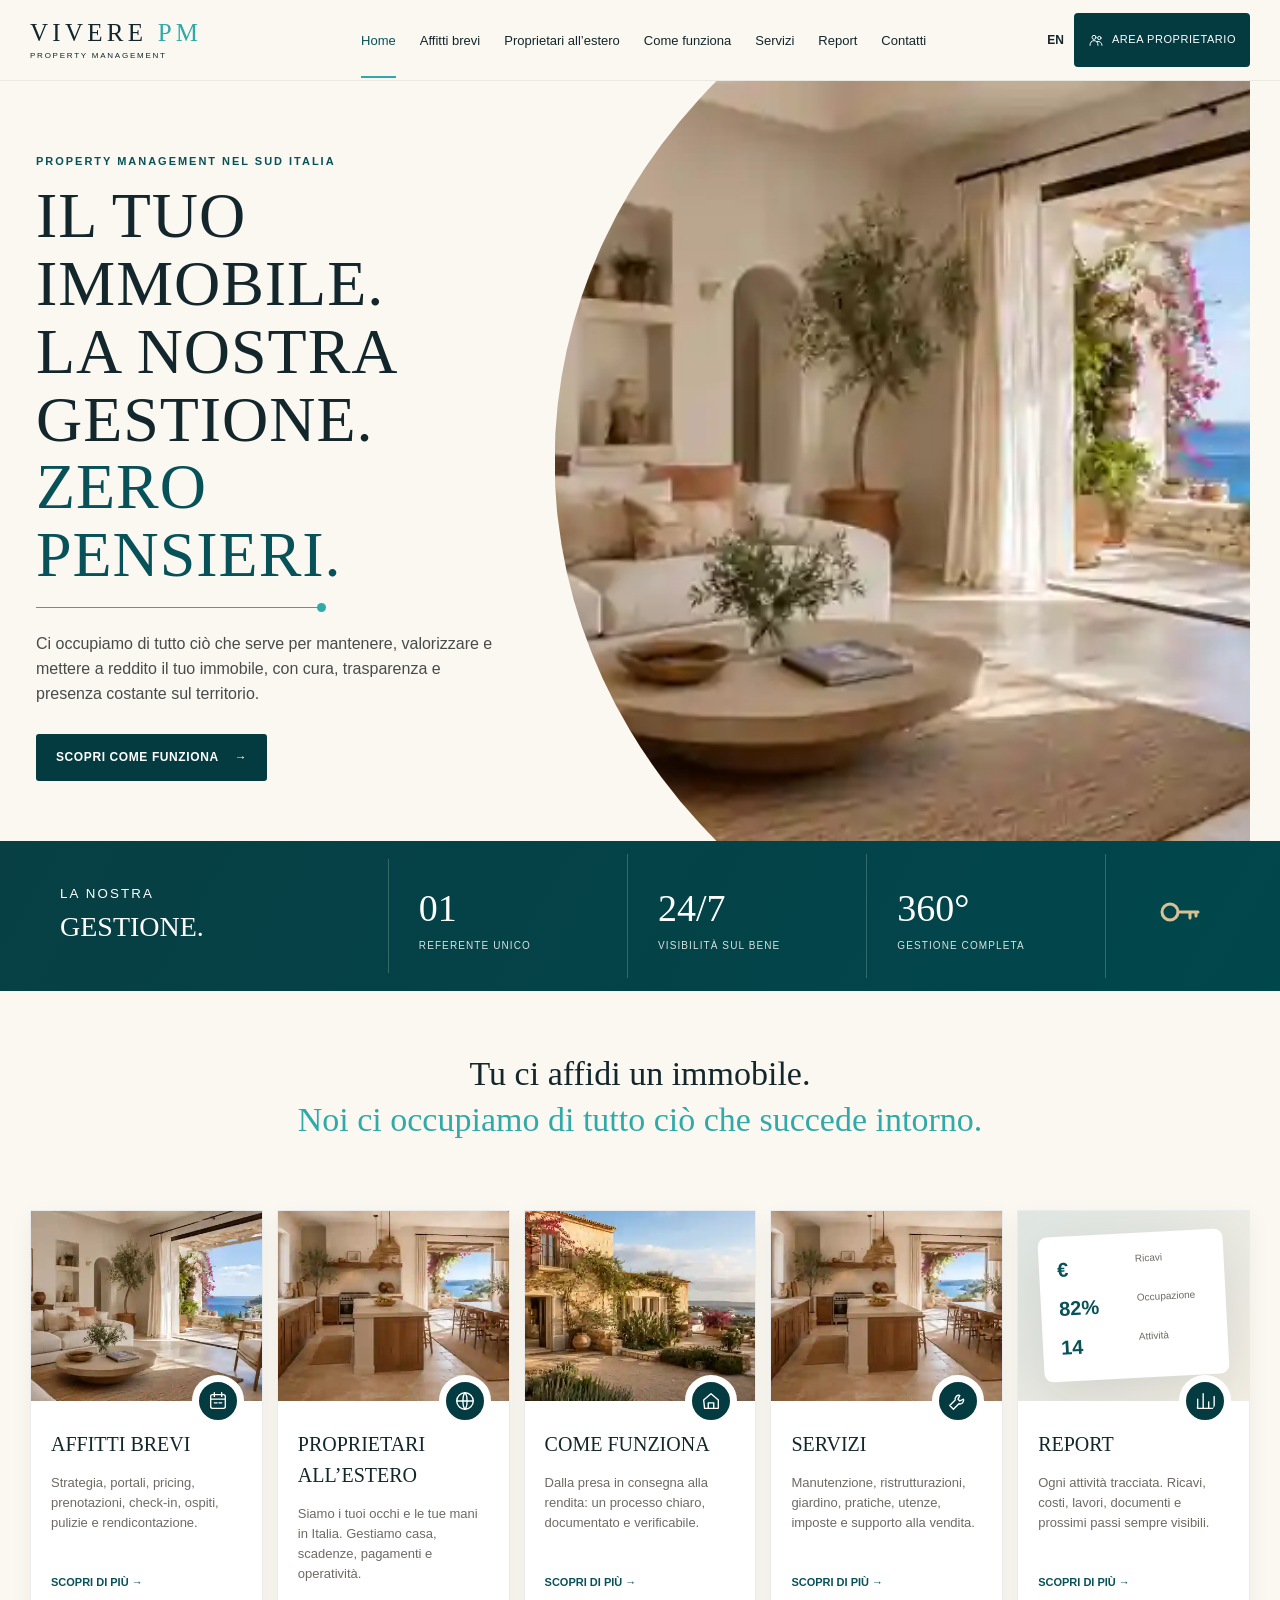
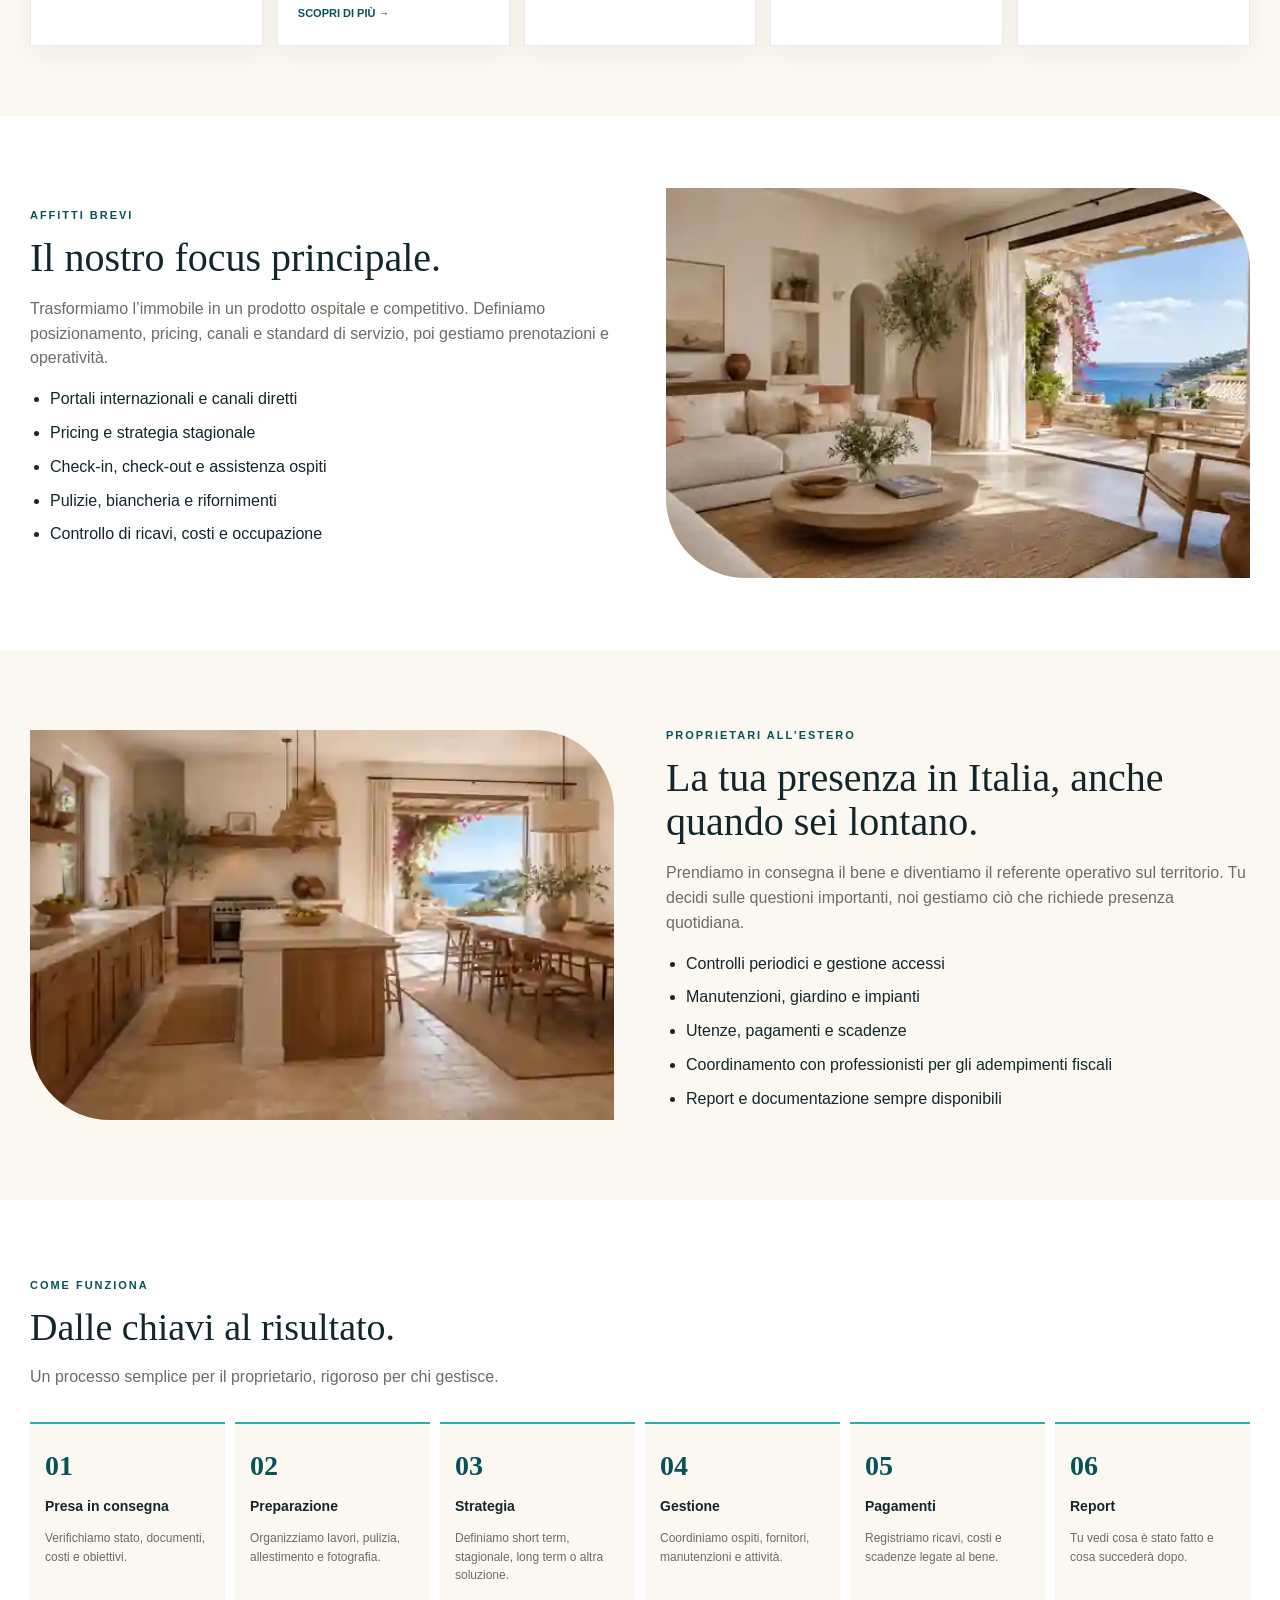
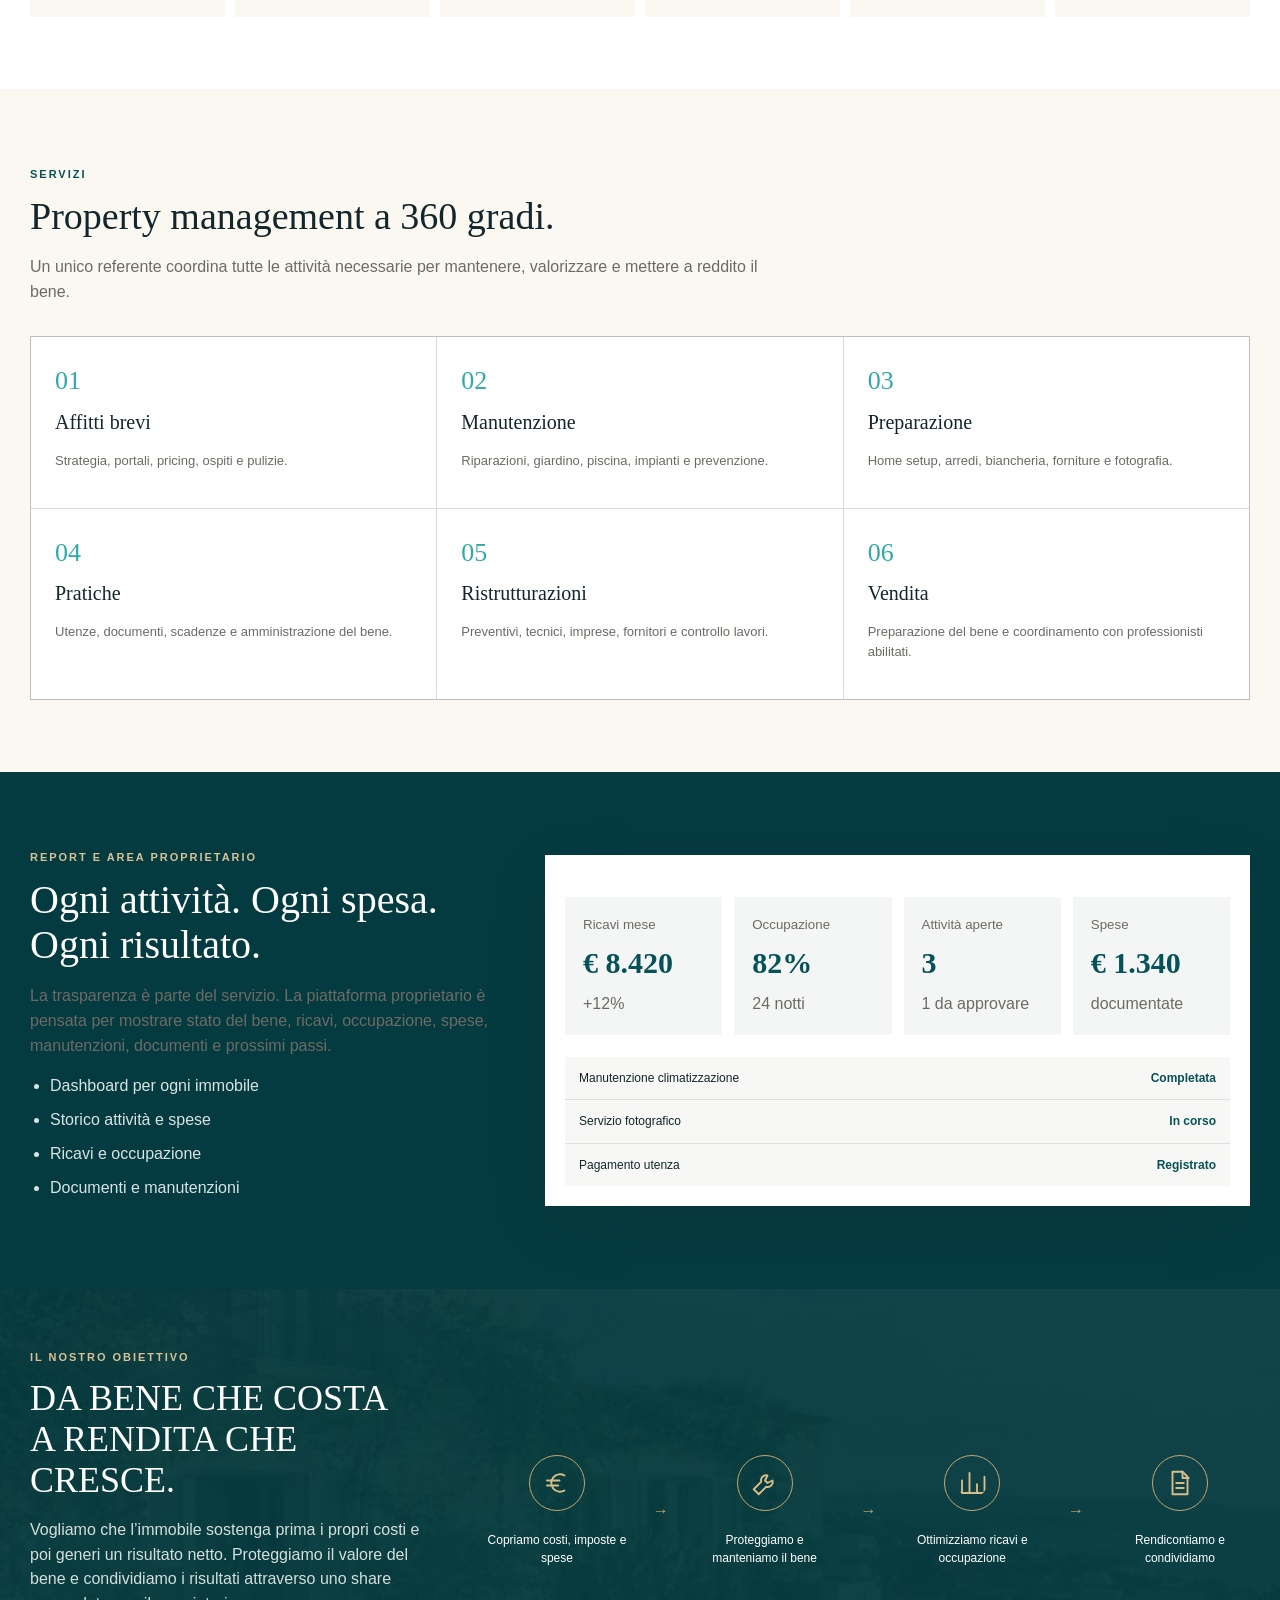
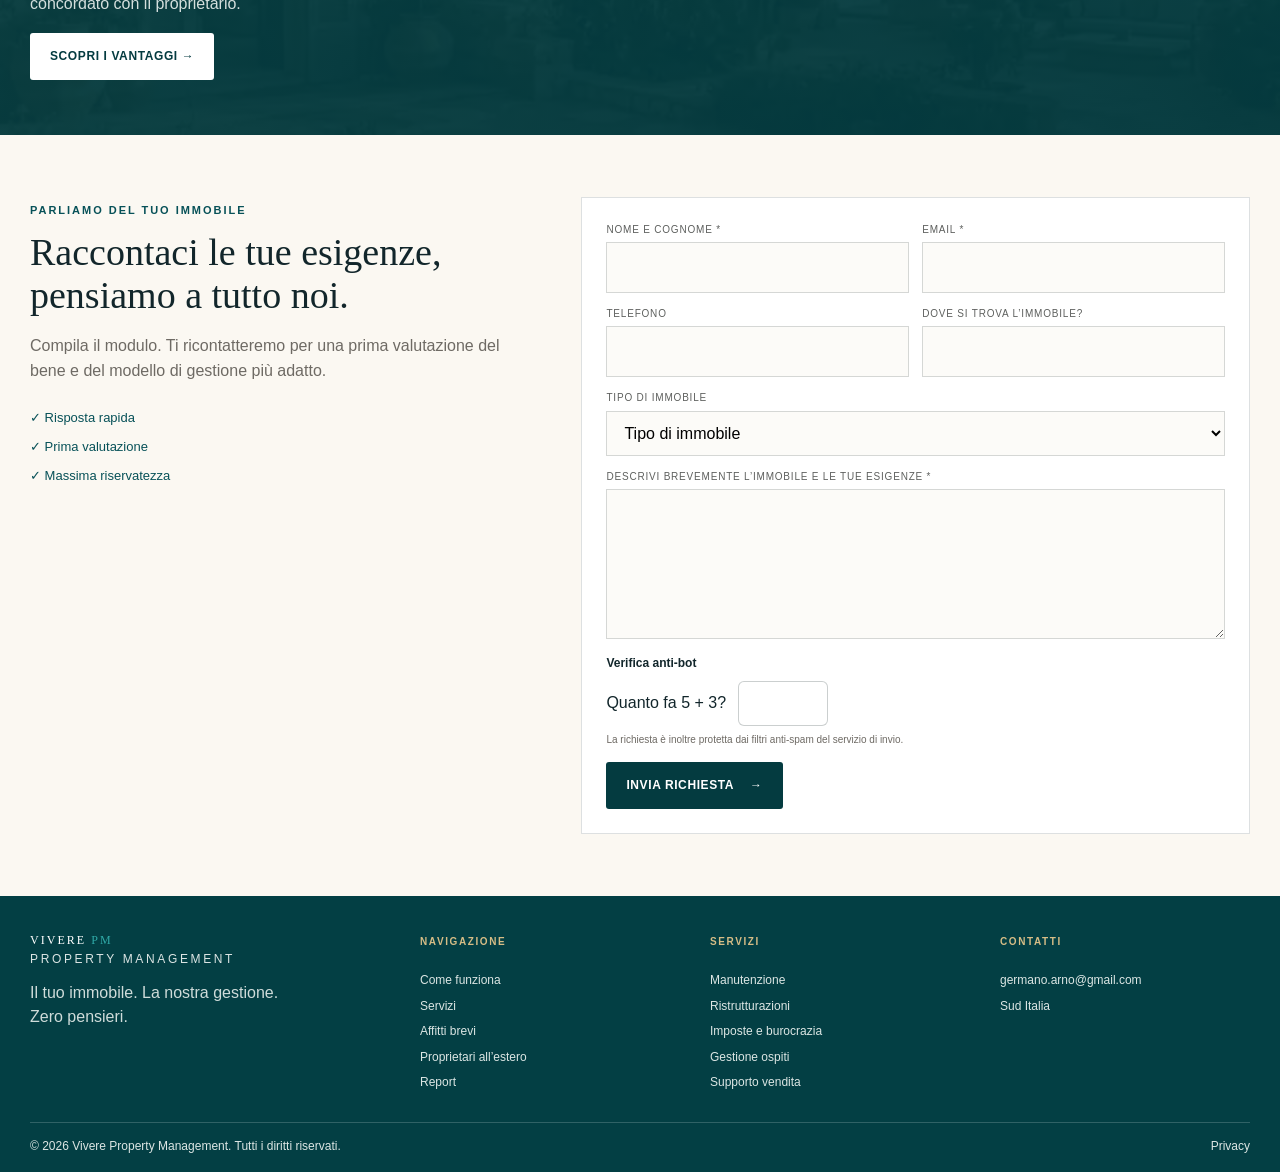
<file: index.html>
<!doctype html><html lang="it"><head><meta charset="utf-8"><meta name="viewport" content="width=device-width,initial-scale=1"><title>Vivere Property Management | Gestione immobili e affitti brevi</title><meta name="description" content="Gestione immobiliare completa nel Sud Italia con focus su affitti brevi, proprietari all’estero, manutenzioni, imposte e report."><meta name="theme-color" content="#073f44"><link rel="canonical" href="https://gas-dev.github.io/ViverePM/"><link rel="stylesheet" href="assets/css/styles.css"></head><body><header class="site-header"><div class="wide header-inner"><a class="brand" href="index.html"><span class="brand-main">VIVERE <b>PM</b></span><span class="brand-sub">PROPERTY MANAGEMENT</span></a><button class="menu-btn" aria-label="Menu" aria-expanded="false"><span></span><span></span><span></span></button><nav class="nav"><a class="active" href="index.html">Home</a><a href="#affitti-brevi">Affitti brevi</a><a href="#proprietari-estero">Proprietari all’estero</a><a href="#come-funziona">Come funziona</a><a href="#servizi">Servizi</a><a href="#report">Report</a><a href="#contatti">Contatti</a></nav><div class="header-cta"><a class="lang-link" href="en/index.html">EN</a><a class="owner-btn" href="#report"><svg class="ico" viewBox="0 0 24 24" aria-hidden="true"><circle cx="9" cy="8" r="3"/><circle cx="17" cy="9" r="2.5"/><path d="M3 20c0-4 2-7 6-7s6 3 6 7M14 14c4 0 7 2 7 6"/></svg><span>Area proprietario</span></a></div></div></header><main><section class="hero-editorial"><div class="wide hero-layout"><div class="hero-copy"><span class="kicker">Property management nel Sud Italia</span><h1>IL TUO IMMOBILE.<br>LA NOSTRA GESTIONE.<br><em>ZERO PENSIERI.</em></h1><div class="rule-dot"></div><p>Ci occupiamo di tutto ciò che serve per mantenere, valorizzare e mettere a reddito il tuo immobile, con cura, trasparenza e presenza costante sul territorio.</p><a class="btn-primary" href="#come-funziona">Scopri come funziona <span>→</span></a></div><div class="hero-photo"><img src="assets/images/hero-south.webp" alt="Terrazza mediterranea con vista mare nel Sud Italia"></div></div></section><section class="control-strip"><div class="wide control-grid"><div class="control-title"><small>LA NOSTRA</small><strong>GESTIONE.</strong></div><div class="control-stat"><b>01</b><span>referente unico</span></div><div class="control-stat"><b>24/7</b><span>visibilità sul bene</span></div><div class="control-stat"><b>360°</b><span>gestione completa</span></div><div class="control-icon"><svg class="ico" viewBox="0 0 24 24" aria-hidden="true"><circle cx="8" cy="12" r="4"/><path d="M12 12h10M18 12v3M21 12v2"/></svg></div></div></section><section class="intro-statement"><div class="wide"><h2>Tu ci affidi un immobile.<br><em>Noi ci occupiamo di tutto ciò che succede intorno.</em></h2></div></section><section class="feature-cards"><div class="wide feature-grid"><a class="feature-card" href="#affitti-brevi"><div class="feature-img"><img src="assets/images/hero-south.webp" alt="Casa vacanza vista mare"></div><div class="feature-body"><svg class="ico" viewBox="0 0 24 24"><rect x="4" y="5" width="16" height="15" rx="2"/><path d="M8 3v4M16 3v4M4 10h16M8 14h3M13 14h3"/></svg><h3>AFFITTI BREVI</h3><p>Strategia, portali, pricing, prenotazioni, check-in, ospiti, pulizie e rendicontazione.</p><span>Scopri di più →</span></div></a><a class="feature-card" href="#proprietari-estero"><div class="feature-img"><img src="assets/images/kitchen-south.webp" alt="Casa mediterranea gestita a distanza"></div><div class="feature-body"><svg class="ico" viewBox="0 0 24 24"><circle cx="12" cy="12" r="9"/><path d="M3 12h18M12 3c3 3 3 15 0 18M12 3c-3 3-3 15 0 18"/></svg><h3>PROPRIETARI ALL’ESTERO</h3><p>Siamo i tuoi occhi e le tue mani in Italia. Gestiamo casa, scadenze, pagamenti e operatività.</p><span>Scopri di più →</span></div></a><a class="feature-card" href="#come-funziona"><div class="feature-img"><img src="assets/images/villa-south.webp" alt="Villa mediterranea"></div><div class="feature-body"><svg class="ico" viewBox="0 0 24 24"><path d="M4 11 12 4l8 7v9H5z"/><path d="M9 20v-6h6v6"/></svg><h3>COME FUNZIONA</h3><p>Dalla presa in consegna alla rendita: un processo chiaro, documentato e verificabile.</p><span>Scopri di più →</span></div></a><a class="feature-card" href="#servizi"><div class="feature-img"><img src="assets/images/kitchen-south.webp" alt="Interno preparato e valorizzato"></div><div class="feature-body"><svg class="ico" viewBox="0 0 24 24"><path d="M14 6a4 4 0 0 0-5 5L3 17l4 4 6-6a4 4 0 0 0 5-5l-4 2-2-2z"/></svg><h3>SERVIZI</h3><p>Manutenzione, ristrutturazioni, giardino, pratiche, utenze, imposte e supporto alla vendita.</p><span>Scopri di più →</span></div></a><a class="feature-card" href="#report"><div class="feature-img report-placeholder"><div class="mini-dashboard"><b>€</b><span>Ricavi</span><b>82%</b><span>Occupazione</span><b>14</b><span>Attività</span></div></div><div class="feature-body"><svg class="ico" viewBox="0 0 24 24"><path d="M4 20V10M10 20V4M16 20v-7M22 20V7M2 20h22"/></svg><h3>REPORT</h3><p>Ogni attività tracciata. Ricavi, costi, lavori, documenti e prossimi passi sempre visibili.</p><span>Scopri di più →</span></div></a></div></section><section class="area-stack" id="affitti-brevi"><div class="wide area-row"><div class="area-copy"><span class="kicker">Affitti brevi</span><h2>Il nostro focus principale.</h2><p>Trasformiamo l’immobile in un prodotto ospitale e competitivo. Definiamo posizionamento, pricing, canali e standard di servizio, poi gestiamo prenotazioni e operatività.</p><ul class="bullet-list"><li>Portali internazionali e canali diretti</li><li>Pricing e strategia stagionale</li><li>Check-in, check-out e assistenza ospiti</li><li>Pulizie, biancheria e rifornimenti</li><li>Controllo di ricavi, costi e occupazione</li></ul></div><div class="area-visual"><img src="assets/images/hero-south.webp" alt="Casa vacanza mediterranea con vista mare"></div></div></section><section class="area-stack alt" id="proprietari-estero"><div class="wide area-row reverse"><div class="area-copy"><span class="kicker">Proprietari all'estero</span><h2>La tua presenza in Italia, anche quando sei lontano.</h2><p>Prendiamo in consegna il bene e diventiamo il referente operativo sul territorio. Tu decidi sulle questioni importanti, noi gestiamo ciò che richiede presenza quotidiana.</p><ul class="bullet-list"><li>Controlli periodici e gestione accessi</li><li>Manutenzioni, giardino e impianti</li><li>Utenze, pagamenti e scadenze</li><li>Coordinamento con professionisti per gli adempimenti fiscali</li><li>Report e documentazione sempre disponibili</li></ul></div><div class="area-visual"><img src="assets/images/kitchen-south.webp" alt="Casa mediterranea gestita a distanza"></div></div></section><section class="area-stack" id="come-funziona"><div class="wide"><div class="section-heading"><span class="kicker">Come funziona</span><h2>Dalle chiavi al risultato.</h2><p>Un processo semplice per il proprietario, rigoroso per chi gestisce.</p></div><div class="process-cards"><article><b>01</b><h3>Presa in consegna</h3><p>Verifichiamo stato, documenti, costi e obiettivi.</p></article><article><b>02</b><h3>Preparazione</h3><p>Organizziamo lavori, pulizia, allestimento e fotografia.</p></article><article><b>03</b><h3>Strategia</h3><p>Definiamo short term, stagionale, long term o altra soluzione.</p></article><article><b>04</b><h3>Gestione</h3><p>Coordiniamo ospiti, fornitori, manutenzioni e attività.</p></article><article><b>05</b><h3>Pagamenti</h3><p>Registriamo ricavi, costi e scadenze legate al bene.</p></article><article><b>06</b><h3>Report</h3><p>Tu vedi cosa è stato fatto e cosa succederà dopo.</p></article></div></div></section><section class="area-stack alt" id="servizi"><div class="wide"><div class="section-heading"><span class="kicker">Servizi</span><h2>Property management a 360 gradi.</h2><p>Un unico referente coordina tutte le attività necessarie per mantenere, valorizzare e mettere a reddito il bene.</p></div><div class="service-list"><article><span>01</span><h3>Affitti brevi</h3><p>Strategia, portali, pricing, ospiti e pulizie.</p></article><article><span>02</span><h3>Manutenzione</h3><p>Riparazioni, giardino, piscina, impianti e prevenzione.</p></article><article><span>03</span><h3>Preparazione</h3><p>Home setup, arredi, biancheria, forniture e fotografia.</p></article><article><span>04</span><h3>Pratiche</h3><p>Utenze, documenti, scadenze e amministrazione del bene.</p></article><article><span>05</span><h3>Ristrutturazioni</h3><p>Preventivi, tecnici, imprese, fornitori e controllo lavori.</p></article><article><span>06</span><h3>Vendita</h3><p>Preparazione del bene e coordinamento con professionisti abilitati.</p></article></div></div></section><section class="area-stack report-area" id="report"><div class="wide report-layout"><div class="area-copy"><span class="kicker light">Report e area proprietario</span><h2>Ogni attività. Ogni spesa. Ogni risultato.</h2><p>La trasparenza è parte del servizio. La piattaforma proprietario è pensata per mostrare stato del bene, ricavi, occupazione, spese, manutenzioni, documenti e prossimi passi.</p><ul class="bullet-list light-list"><li>Dashboard per ogni immobile</li><li>Storico attività e spese</li><li>Ricavi e occupazione</li><li>Documenti e manutenzioni</li></ul></div><div class="dashboard-preview"><div class="dash-cards"><article><small>Ricavi mese</small><strong>€ 8.420</strong><span>+12%</span></article><article><small>Occupazione</small><strong>82%</strong><span>24 notti</span></article><article><small>Attività aperte</small><strong>3</strong><span>1 da approvare</span></article><article><small>Spese</small><strong>€ 1.340</strong><span>documentate</span></article></div><div class="dash-lines"><span>Manutenzione climatizzazione <b>Completata</b></span><span>Servizio fotografico <b>In corso</b></span><span>Pagamento utenza <b>Registrato</b></span></div></div></div></section><section class="income-band"><div class="wide income-layout"><div class="income-copy"><span class="kicker light">Il nostro obiettivo</span><h2>DA BENE CHE COSTA<br>A RENDITA CHE CRESCE.</h2><p>Vogliamo che l’immobile sostenga prima i propri costi e poi generi un risultato netto. Proteggiamo il valore del bene e condividiamo i risultati attraverso uno share concordato con il proprietario.</p><a class="btn-light" href="#servizi">Scopri i vantaggi →</a></div><div class="income-steps"><div><svg class="ico" viewBox="0 0 24 24"><path d="M18 6a7 7 0 1 0 0 12M4 10h10M4 14h9"/></svg><span>Copriamo costi, imposte e spese</span></div><i>→</i><div><svg class="ico" viewBox="0 0 24 24"><path d="M14 6a4 4 0 0 0-5 5L3 17l4 4 6-6a4 4 0 0 0 5-5l-4 2-2-2z"/></svg><span>Proteggiamo e manteniamo il bene</span></div><i>→</i><div><svg class="ico" viewBox="0 0 24 24"><path d="M4 20V10M10 20V4M16 20v-7M22 20V7M2 20h22"/></svg><span>Ottimizziamo ricavi e occupazione</span></div><i>→</i><div><svg class="ico" viewBox="0 0 24 24"><path d="M6 3h8l4 4v14H6z"/><path d="M14 3v5h5M9 12h6M9 16h6"/></svg><span>Rendicontiamo e condividiamo</span></div></div></div></section><section class="contact-section" id="contatti"><div class="wide contact-wrap"><div class="contact-intro"><span class="kicker">Parliamo del tuo immobile</span><h2>Raccontaci le tue esigenze, pensiamo a tutto noi.</h2><p>Compila il modulo. Ti ricontatteremo per una prima valutazione del bene e del modello di gestione più adatto.</p><div class="contact-promises"><span>✓ Risposta rapida</span><span>✓ Prima valutazione</span><span>✓ Massima riservatezza</span></div></div><form class="contact-form" action="https://formsubmit.co/germano.arno@gmail.com" method="POST"><input type="hidden" name="_subject" value="Nuova richiesta dal sito Vivere Property Management"><input type="hidden" name="_template" value="table"><input type="hidden" name="_next" value="https://gas-dev.github.io/ViverePM/grazie.html"><input type="text" name="_honey" class="hp" tabindex="-1" autocomplete="off"><input type="hidden" name="source_page" value="home"><div class="form-grid"><label><span>Nome e Cognome *</span><input name="name" required autocomplete="name"></label><label><span>Email *</span><input type="email" name="email" required autocomplete="email"></label><label><span>Telefono</span><input name="phone" autocomplete="tel"></label><label><span>Dove si trova l’immobile?</span><input name="property_location"></label><label class="full"><span>Tipo di immobile</span><select name="property_type"><option value="">Tipo di immobile</option><option>Appartamento</option><option>Villa</option><option>Casa vacanze</option><option>Intero stabile</option><option>Altro</option></select></label><label class="full"><span>Descrivi brevemente l’immobile e le tue esigenze *</span><textarea name="message" rows="5" required></textarea></label></div><div class="captcha-note"><svg class="ico" viewBox="0 0 24 24"><circle cx="12" cy="12" r="9"/><path d="m8 12 3 3 6-7"/></svg><div><strong>Protezione anti-spam con reCAPTCHA attiva</strong><small>Inviando il modulo chiedi di essere ricontattato in merito alla tua richiesta.</small></div></div><button class="btn-primary" type="submit">Invia richiesta <span>→</span></button></form></div></section></main><footer class="footer"><div class="wide footer-grid"><div class="footer-brand"><a class="brand brand-light" href="index.html"><span class="brand-main">VIVERE <b>PM</b></span><span class="brand-sub">PROPERTY MANAGEMENT</span></a><p>Il tuo immobile. La nostra gestione. Zero pensieri.</p></div><div><h4>Navigazione</h4><a href="#come-funziona">Come funziona</a><a href="#servizi">Servizi</a><a href="#affitti-brevi">Affitti brevi</a><a href="#proprietari-estero">Proprietari all’estero</a><a href="#report">Report</a></div><div><h4>Servizi</h4><a href="#servizi">Manutenzione</a><a href="#servizi">Ristrutturazioni</a><a href="#servizi">Imposte e burocrazia</a><a href="#affitti-brevi">Gestione ospiti</a><a href="#servizi">Supporto vendita</a></div><div><h4>Contatti</h4><a href="mailto:germano.arno@gmail.com">germano.arno@gmail.com</a><span>Sud Italia</span></div></div><div class="wide footer-bottom"><span>© 2026 Vivere Property Management. Tutti i diritti riservati.</span><a href="privacy.html">Privacy</a></div></footer><script src="assets/js/main.js"></script></body></html>
</file>
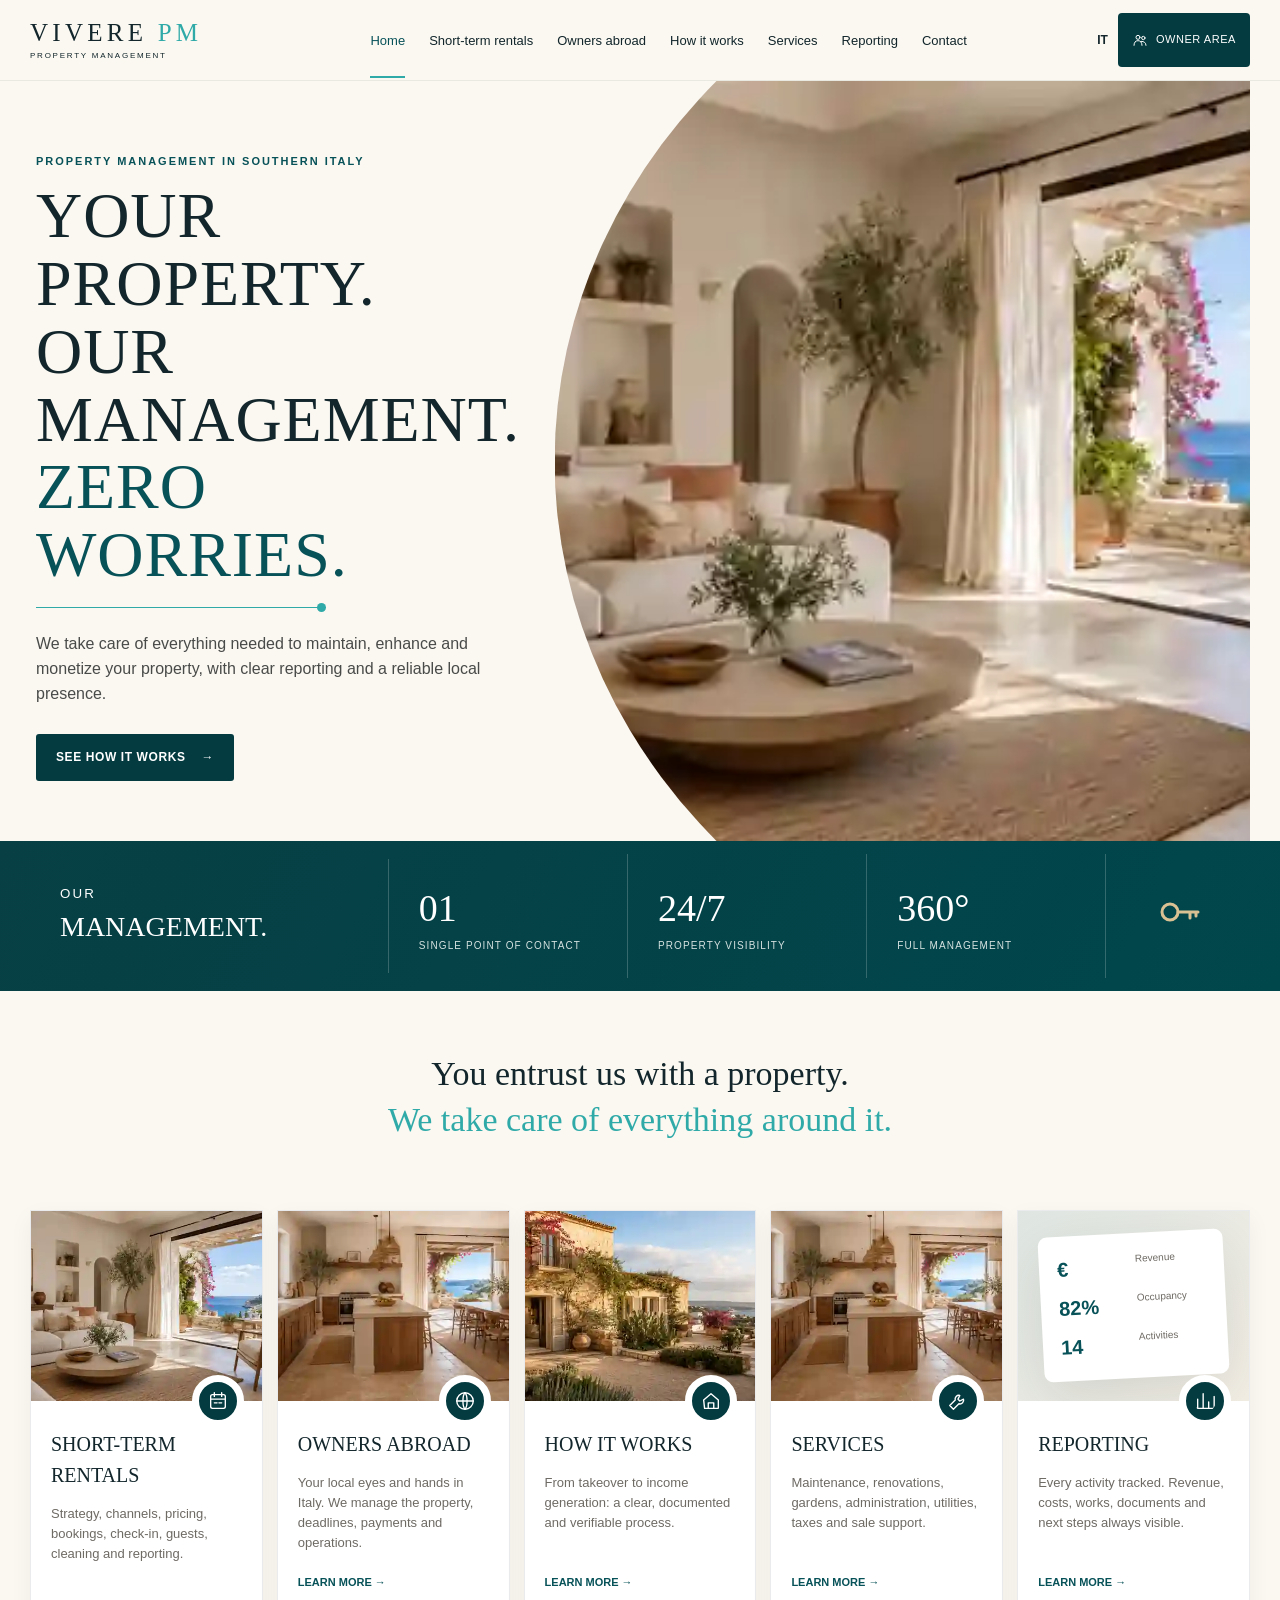
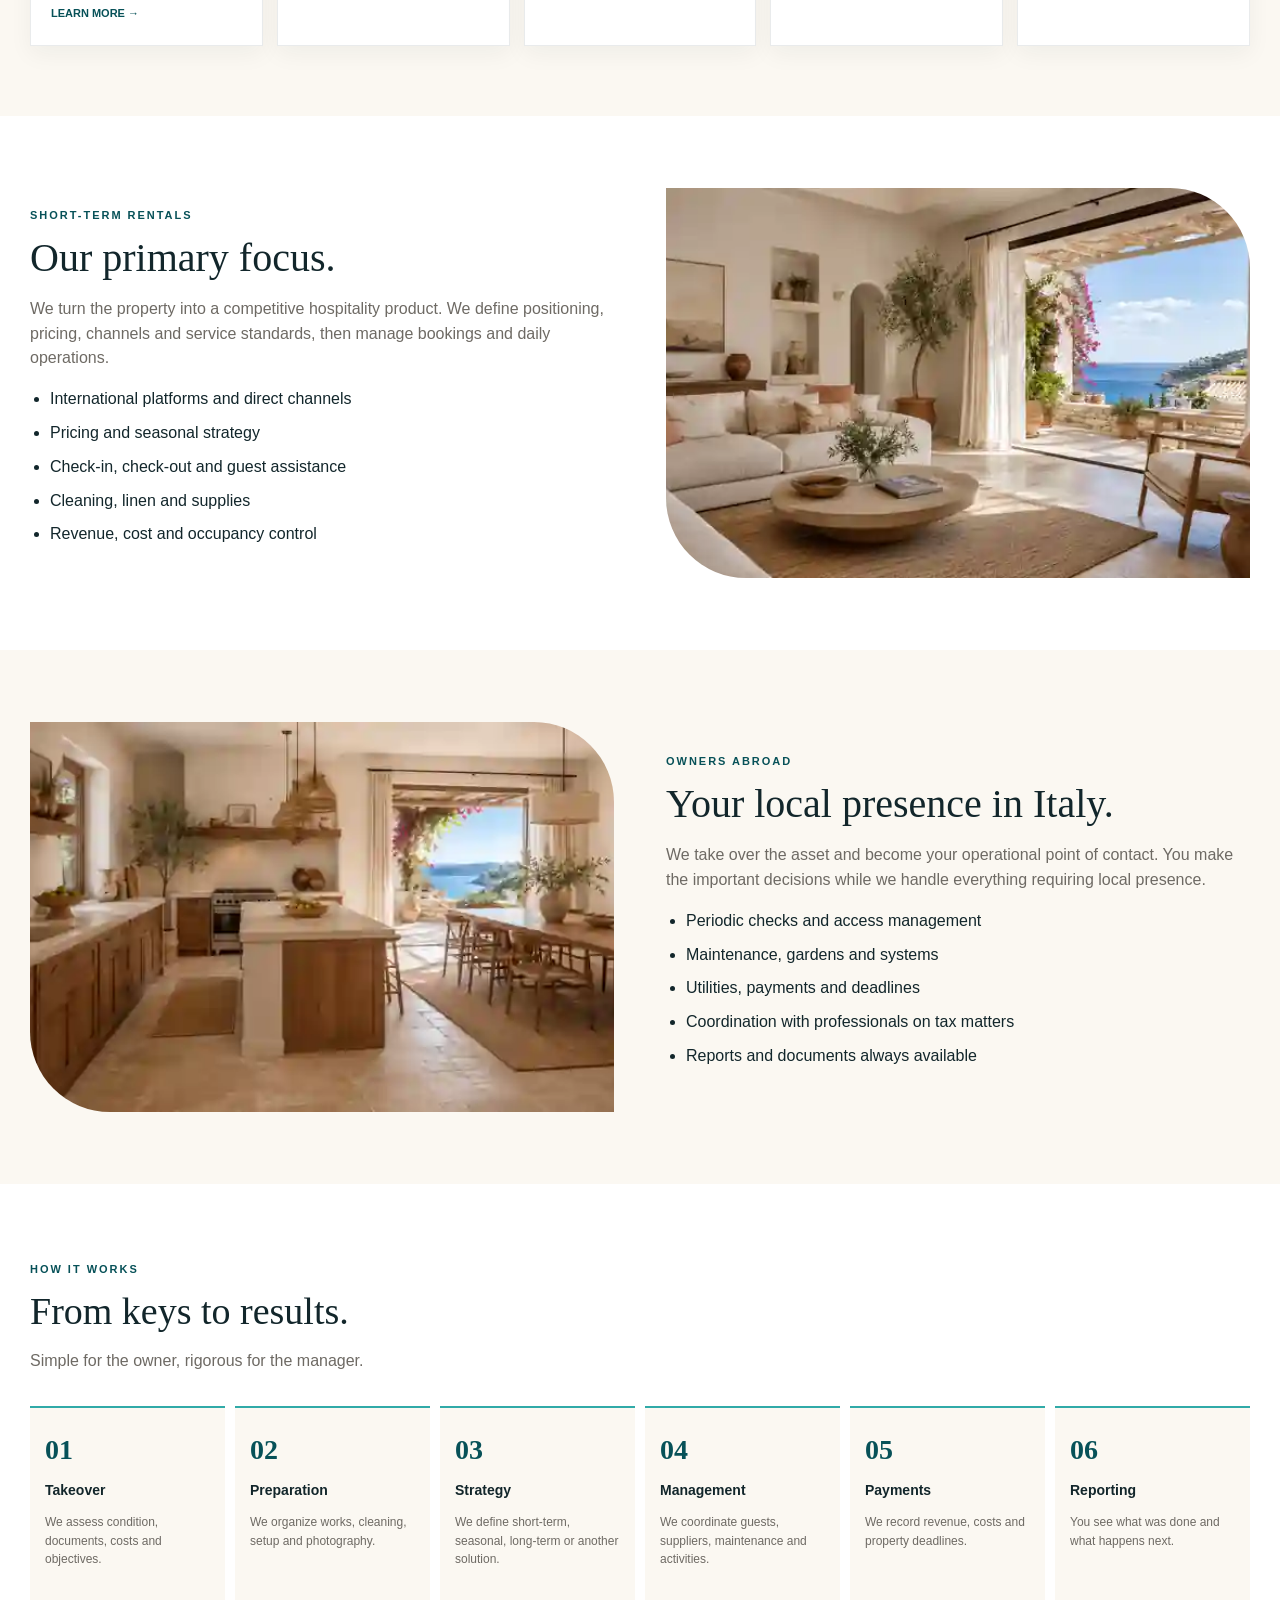
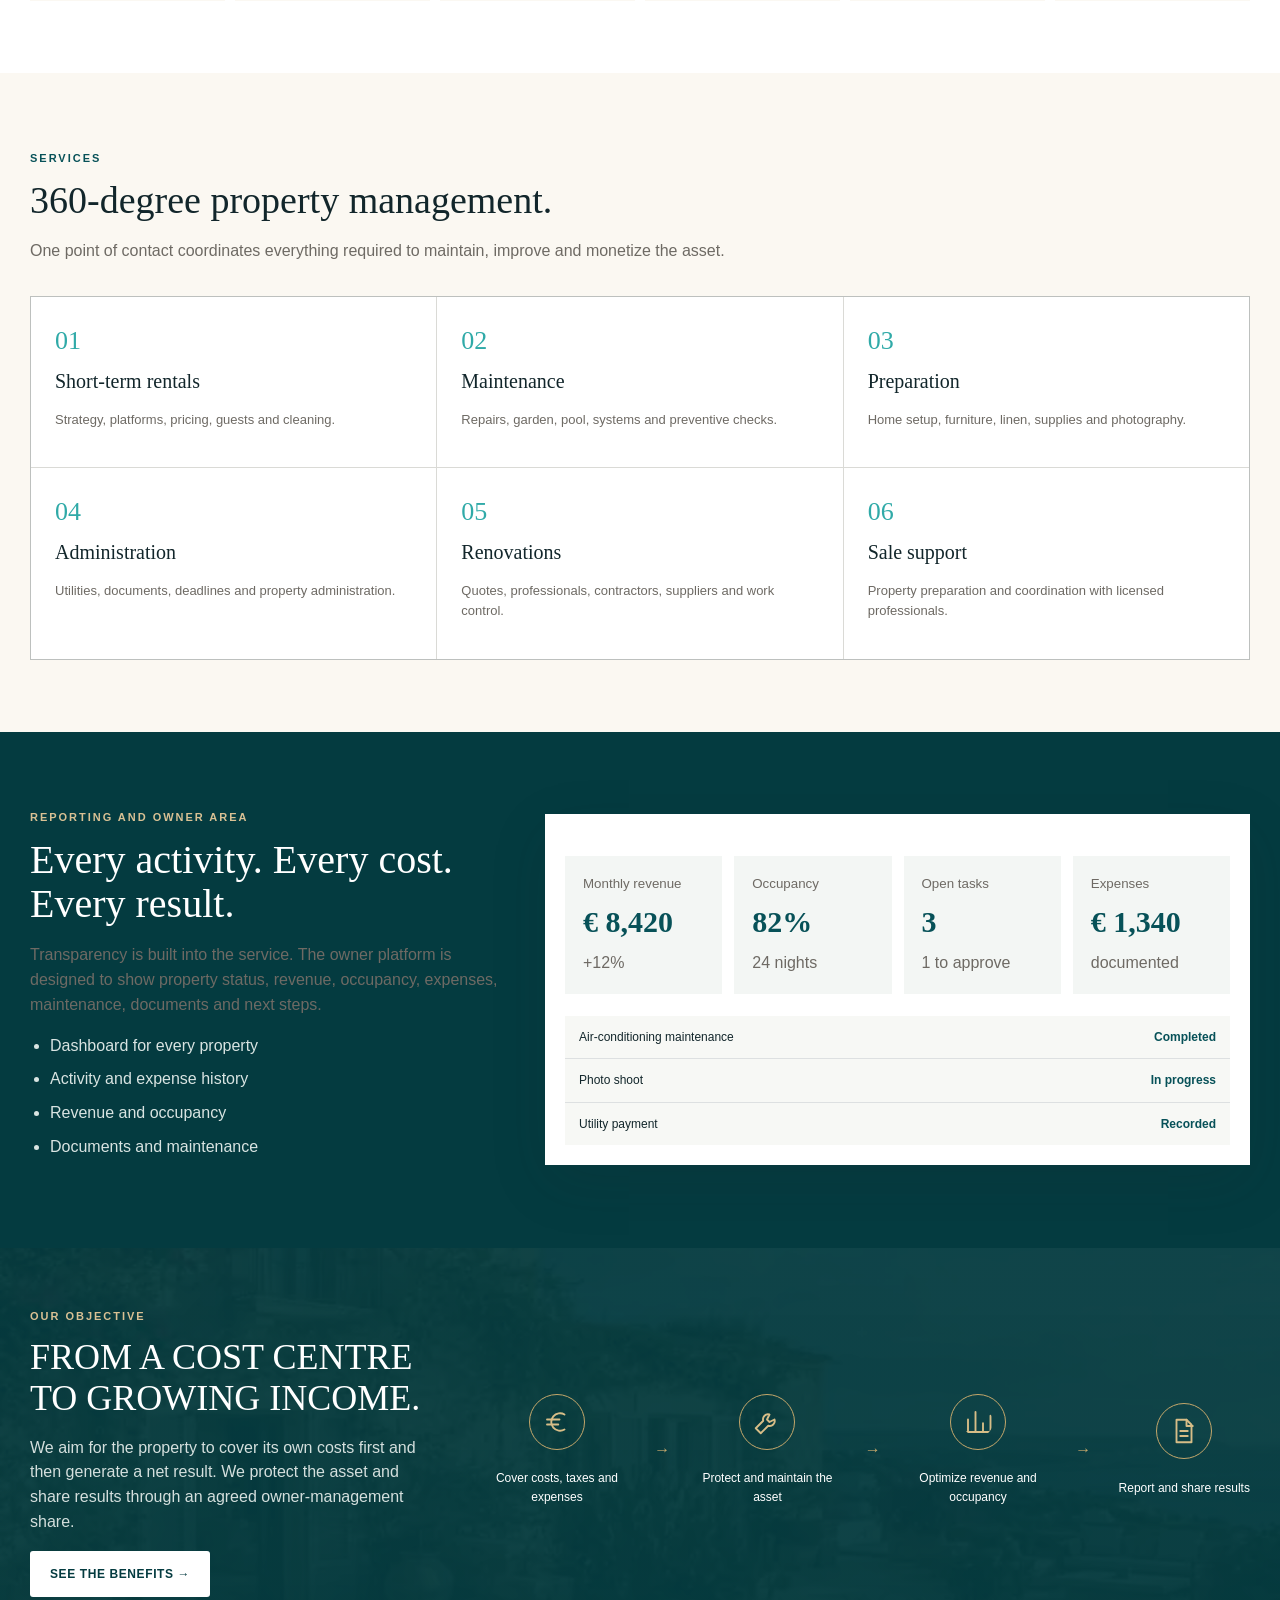
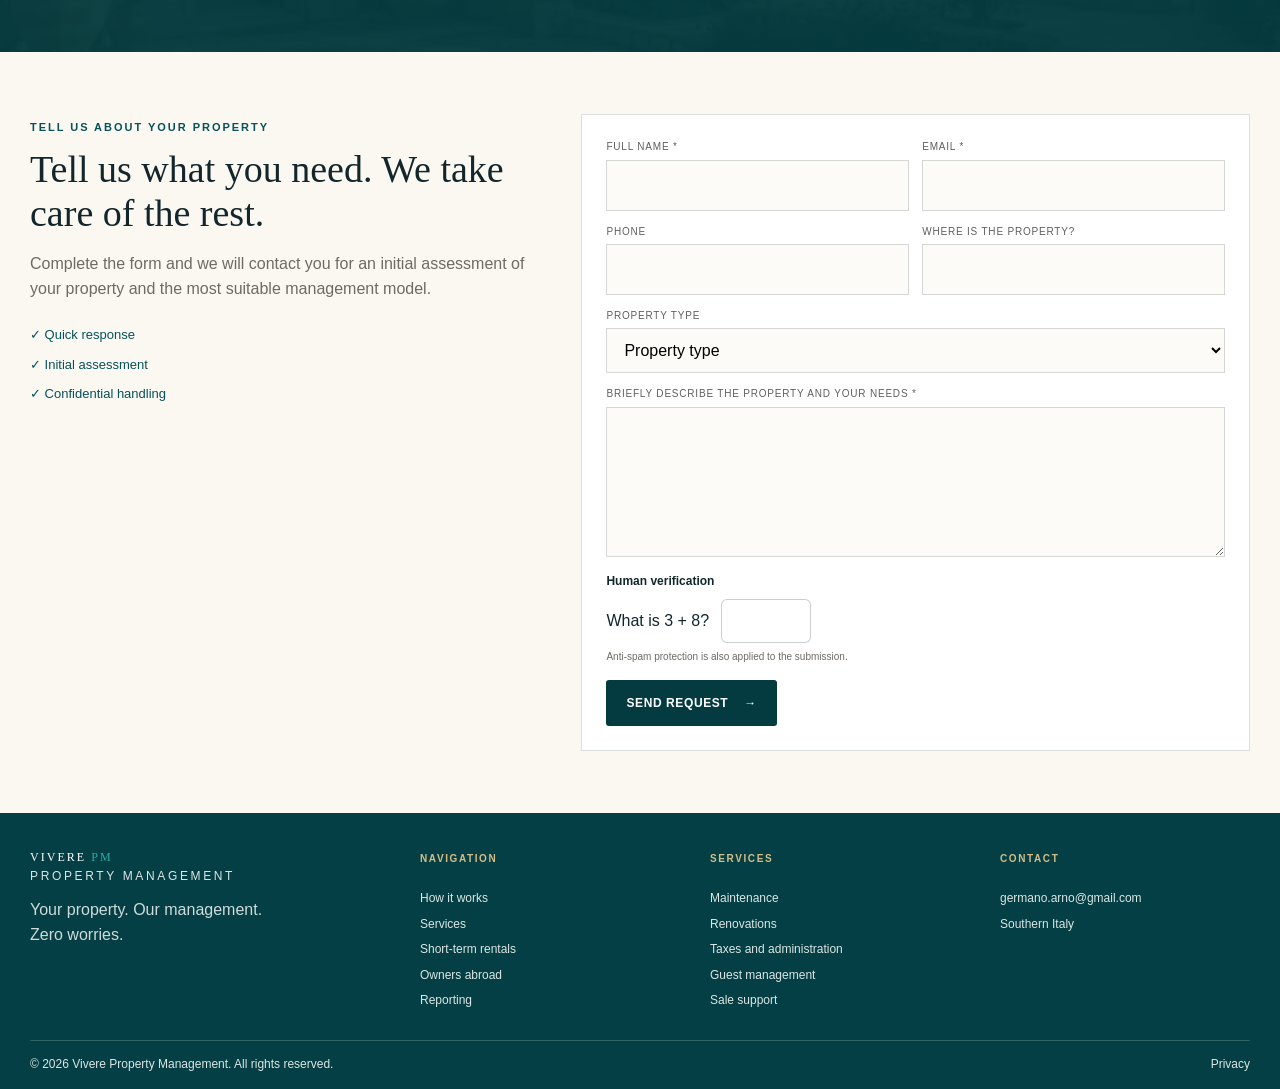
<file: en/index.html>
<!doctype html><html lang="en"><head><meta charset="utf-8"><meta name="viewport" content="width=device-width,initial-scale=1"><title>Vivere Property Management | Southern Italy property management</title><meta name="description" content="Complete property management in Southern Italy focused on short-term rentals, owners abroad, maintenance, taxes and reporting."><meta name="theme-color" content="#073f44"><link rel="canonical" href="https://gas-dev.github.io/ViverePM/en/"><link rel="stylesheet" href="../assets/css/styles.css"></head><body><header class="site-header"><div class="wide header-inner"><a class="brand" href="index.html"><span class="brand-main">VIVERE <b>PM</b></span><span class="brand-sub">PROPERTY MANAGEMENT</span></a><button class="menu-btn" aria-label="Menu" aria-expanded="false"><span></span><span></span><span></span></button><nav class="nav"><a class="active" href="index.html">Home</a><a href="#short-term-rentals">Short-term rentals</a><a href="#owners-abroad">Owners abroad</a><a href="#how-it-works">How it works</a><a href="#services">Services</a><a href="#report">Reporting</a><a href="#contact">Contact</a></nav><div class="header-cta"><a class="lang-link" href="../index.html">IT</a><a class="owner-btn" href="#report"><svg class="ico" viewBox="0 0 24 24" aria-hidden="true"><circle cx="9" cy="8" r="3"/><circle cx="17" cy="9" r="2.5"/><path d="M3 20c0-4 2-7 6-7s6 3 6 7M14 14c4 0 7 2 7 6"/></svg><span>Owner area</span></a></div></div></header><main><section class="hero-editorial"><div class="wide hero-layout"><div class="hero-copy"><span class="kicker">Property management in Southern Italy</span><h1>YOUR PROPERTY.<br>OUR MANAGEMENT.<br><em>ZERO WORRIES.</em></h1><div class="rule-dot"></div><p>We take care of everything needed to maintain, enhance and monetize your property, with clear reporting and a reliable local presence.</p><a class="btn-primary" href="#how-it-works">See how it works <span>→</span></a></div><div class="hero-photo"><img src="../assets/images/hero-south.webp" alt="Mediterranean terrace overlooking the sea in Southern Italy"></div></div></section><section class="control-strip"><div class="wide control-grid"><div class="control-title"><small>OUR</small><strong>MANAGEMENT.</strong></div><div class="control-stat"><b>01</b><span>single point of contact</span></div><div class="control-stat"><b>24/7</b><span>property visibility</span></div><div class="control-stat"><b>360°</b><span>full management</span></div><div class="control-icon"><svg class="ico" viewBox="0 0 24 24"><circle cx="8" cy="12" r="4"/><path d="M12 12h10M18 12v3M21 12v2"/></svg></div></div></section><section class="intro-statement"><div class="wide"><h2>You entrust us with a property.<br><em>We take care of everything around it.</em></h2></div></section><section class="feature-cards"><div class="wide feature-grid"><a class="feature-card" href="#short-term-rentals"><div class="feature-img"><img src="../assets/images/hero-south.webp" alt="Sea view holiday home"></div><div class="feature-body"><svg class="ico" viewBox="0 0 24 24"><rect x="4" y="5" width="16" height="15" rx="2"/><path d="M8 3v4M16 3v4M4 10h16M8 14h3M13 14h3"/></svg><h3>SHORT-TERM RENTALS</h3><p>Strategy, channels, pricing, bookings, check-in, guests, cleaning and reporting.</p><span>Learn more →</span></div></a><a class="feature-card" href="#owners-abroad"><div class="feature-img"><img src="../assets/images/kitchen-south.webp" alt="Mediterranean home managed remotely"></div><div class="feature-body"><svg class="ico" viewBox="0 0 24 24"><circle cx="12" cy="12" r="9"/><path d="M3 12h18M12 3c3 3 3 15 0 18M12 3c-3 3-3 15 0 18"/></svg><h3>OWNERS ABROAD</h3><p>Your local eyes and hands in Italy. We manage the property, deadlines, payments and operations.</p><span>Learn more →</span></div></a><a class="feature-card" href="#how-it-works"><div class="feature-img"><img src="../assets/images/villa-south.webp" alt="Mediterranean villa"></div><div class="feature-body"><svg class="ico" viewBox="0 0 24 24"><path d="M4 11 12 4l8 7v9H5z"/><path d="M9 20v-6h6v6"/></svg><h3>HOW IT WORKS</h3><p>From takeover to income generation: a clear, documented and verifiable process.</p><span>Learn more →</span></div></a><a class="feature-card" href="#services"><div class="feature-img"><img src="../assets/images/kitchen-south.webp" alt="Prepared rental interior"></div><div class="feature-body"><svg class="ico" viewBox="0 0 24 24"><path d="M14 6a4 4 0 0 0-5 5L3 17l4 4 6-6a4 4 0 0 0 5-5l-4 2-2-2z"/></svg><h3>SERVICES</h3><p>Maintenance, renovations, gardens, administration, utilities, taxes and sale support.</p><span>Learn more →</span></div></a><a class="feature-card" href="#report"><div class="feature-img report-placeholder"><div class="mini-dashboard"><b>€</b><span>Revenue</span><b>82%</b><span>Occupancy</span><b>14</b><span>Activities</span></div></div><div class="feature-body"><svg class="ico" viewBox="0 0 24 24"><path d="M4 20V10M10 20V4M16 20v-7M22 20V7M2 20h22"/></svg><h3>REPORTING</h3><p>Every activity tracked. Revenue, costs, works, documents and next steps always visible.</p><span>Learn more →</span></div></a></div></section><section class="area-stack" id="short-term-rentals"><div class="wide area-row"><div class="area-copy"><span class="kicker">Short-term rentals</span><h2>Our primary focus.</h2><p>We turn the property into a competitive hospitality product. We define positioning, pricing, channels and service standards, then manage bookings and daily operations.</p><ul class="bullet-list"><li>International platforms and direct channels</li><li>Pricing and seasonal strategy</li><li>Check-in, check-out and guest assistance</li><li>Cleaning, linen and supplies</li><li>Revenue, cost and occupancy control</li></ul></div><div class="area-visual"><img src="../assets/images/hero-south.webp" alt="Mediterranean holiday home with sea view"></div></div></section><section class="area-stack alt" id="owners-abroad"><div class="wide area-row reverse"><div class="area-copy"><span class="kicker">Owners abroad</span><h2>Your local presence in Italy.</h2><p>We take over the asset and become your operational point of contact. You make the important decisions while we handle everything requiring local presence.</p><ul class="bullet-list"><li>Periodic checks and access management</li><li>Maintenance, gardens and systems</li><li>Utilities, payments and deadlines</li><li>Coordination with professionals on tax matters</li><li>Reports and documents always available</li></ul></div><div class="area-visual"><img src="../assets/images/kitchen-south.webp" alt="Mediterranean home managed remotely"></div></div></section><section class="area-stack" id="how-it-works"><div class="wide"><div class="section-heading"><span class="kicker">How it works</span><h2>From keys to results.</h2><p>Simple for the owner, rigorous for the manager.</p></div><div class="process-cards"><article><b>01</b><h3>Takeover</h3><p>We assess condition, documents, costs and objectives.</p></article><article><b>02</b><h3>Preparation</h3><p>We organize works, cleaning, setup and photography.</p></article><article><b>03</b><h3>Strategy</h3><p>We define short-term, seasonal, long-term or another solution.</p></article><article><b>04</b><h3>Management</h3><p>We coordinate guests, suppliers, maintenance and activities.</p></article><article><b>05</b><h3>Payments</h3><p>We record revenue, costs and property deadlines.</p></article><article><b>06</b><h3>Reporting</h3><p>You see what was done and what happens next.</p></article></div></div></section><section class="area-stack alt" id="services"><div class="wide"><div class="section-heading"><span class="kicker">Services</span><h2>360-degree property management.</h2><p>One point of contact coordinates everything required to maintain, improve and monetize the asset.</p></div><div class="service-list"><article><span>01</span><h3>Short-term rentals</h3><p>Strategy, platforms, pricing, guests and cleaning.</p></article><article><span>02</span><h3>Maintenance</h3><p>Repairs, garden, pool, systems and preventive checks.</p></article><article><span>03</span><h3>Preparation</h3><p>Home setup, furniture, linen, supplies and photography.</p></article><article><span>04</span><h3>Administration</h3><p>Utilities, documents, deadlines and property administration.</p></article><article><span>05</span><h3>Renovations</h3><p>Quotes, professionals, contractors, suppliers and work control.</p></article><article><span>06</span><h3>Sale support</h3><p>Property preparation and coordination with licensed professionals.</p></article></div></div></section><section class="area-stack report-area" id="report"><div class="wide report-layout"><div class="area-copy"><span class="kicker light">Reporting and owner area</span><h2>Every activity. Every cost. Every result.</h2><p>Transparency is built into the service. The owner platform is designed to show property status, revenue, occupancy, expenses, maintenance, documents and next steps.</p><ul class="bullet-list light-list"><li>Dashboard for every property</li><li>Activity and expense history</li><li>Revenue and occupancy</li><li>Documents and maintenance</li></ul></div><div class="dashboard-preview"><div class="dash-cards"><article><small>Monthly revenue</small><strong>€ 8,420</strong><span>+12%</span></article><article><small>Occupancy</small><strong>82%</strong><span>24 nights</span></article><article><small>Open tasks</small><strong>3</strong><span>1 to approve</span></article><article><small>Expenses</small><strong>€ 1,340</strong><span>documented</span></article></div><div class="dash-lines"><span>Air-conditioning maintenance <b>Completed</b></span><span>Photo shoot <b>In progress</b></span><span>Utility payment <b>Recorded</b></span></div></div></div></section><section class="income-band"><div class="wide income-layout"><div class="income-copy"><span class="kicker light">Our objective</span><h2>FROM A COST CENTRE<br>TO GROWING INCOME.</h2><p>We aim for the property to cover its own costs first and then generate a net result. We protect the asset and share results through an agreed owner-management share.</p><a class="btn-light" href="#services">See the benefits →</a></div><div class="income-steps"><div><svg class="ico" viewBox="0 0 24 24"><path d="M18 6a7 7 0 1 0 0 12M4 10h10M4 14h9"/></svg><span>Cover costs, taxes and expenses</span></div><i>→</i><div><svg class="ico" viewBox="0 0 24 24"><path d="M14 6a4 4 0 0 0-5 5L3 17l4 4 6-6a4 4 0 0 0 5-5l-4 2-2-2z"/></svg><span>Protect and maintain the asset</span></div><i>→</i><div><svg class="ico" viewBox="0 0 24 24"><path d="M4 20V10M10 20V4M16 20v-7M22 20V7M2 20h22"/></svg><span>Optimize revenue and occupancy</span></div><i>→</i><div><svg class="ico" viewBox="0 0 24 24"><path d="M6 3h8l4 4v14H6z"/><path d="M14 3v5h5M9 12h6M9 16h6"/></svg><span>Report and share results</span></div></div></div></section><section class="contact-section" id="contact"><div class="wide contact-wrap"><div class="contact-intro"><span class="kicker">Tell us about your property</span><h2>Tell us what you need. We take care of the rest.</h2><p>Complete the form and we will contact you for an initial assessment of your property and the most suitable management model.</p><div class="contact-promises"><span>✓ Quick response</span><span>✓ Initial assessment</span><span>✓ Confidential handling</span></div></div><form class="contact-form" action="https://formsubmit.co/germano.arno@gmail.com" method="POST"><input type="hidden" name="_subject" value="New enquiry from Vivere Property Management website"><input type="hidden" name="_template" value="table"><input type="hidden" name="_next" value="https://gas-dev.github.io/ViverePM/en/thank-you.html"><input type="text" name="_honey" class="hp" tabindex="-1" autocomplete="off"><input type="hidden" name="source_page" value="home"><div class="form-grid"><label><span>Full name *</span><input name="name" required autocomplete="name"></label><label><span>Email *</span><input type="email" name="email" required autocomplete="email"></label><label><span>Phone</span><input name="phone" autocomplete="tel"></label><label><span>Where is the property?</span><input name="property_location"></label><label class="full"><span>Property type</span><select name="property_type"><option value="">Property type</option><option>Apartment</option><option>Villa</option><option>Holiday home</option><option>Entire building</option><option>Other</option></select></label><label class="full"><span>Briefly describe the property and your needs *</span><textarea name="message" rows="5" required></textarea></label></div><div class="captcha-note"><svg class="ico" viewBox="0 0 24 24"><circle cx="12" cy="12" r="9"/><path d="m8 12 3 3 6-7"/></svg><div><strong>Anti-spam protection with reCAPTCHA enabled</strong><small>By submitting this form you ask us to contact you about your request.</small></div></div><button class="btn-primary" type="submit">Send request <span>→</span></button></form></div></section></main><footer class="footer"><div class="wide footer-grid"><div class="footer-brand"><a class="brand brand-light" href="index.html"><span class="brand-main">VIVERE <b>PM</b></span><span class="brand-sub">PROPERTY MANAGEMENT</span></a><p>Your property. Our management. Zero worries.</p></div><div><h4>Navigation</h4><a href="#how-it-works">How it works</a><a href="#services">Services</a><a href="#short-term-rentals">Short-term rentals</a><a href="#owners-abroad">Owners abroad</a><a href="#report">Reporting</a></div><div><h4>Services</h4><a href="#services">Maintenance</a><a href="#services">Renovations</a><a href="#services">Taxes and administration</a><a href="#short-term-rentals">Guest management</a><a href="#services">Sale support</a></div><div><h4>Contact</h4><a href="mailto:germano.arno@gmail.com">germano.arno@gmail.com</a><span>Southern Italy</span></div></div><div class="wide footer-bottom"><span>© 2026 Vivere Property Management. All rights reserved.</span><a href="privacy.html">Privacy</a></div></footer><script src="../assets/js/main.js"></script></body></html>
</file>
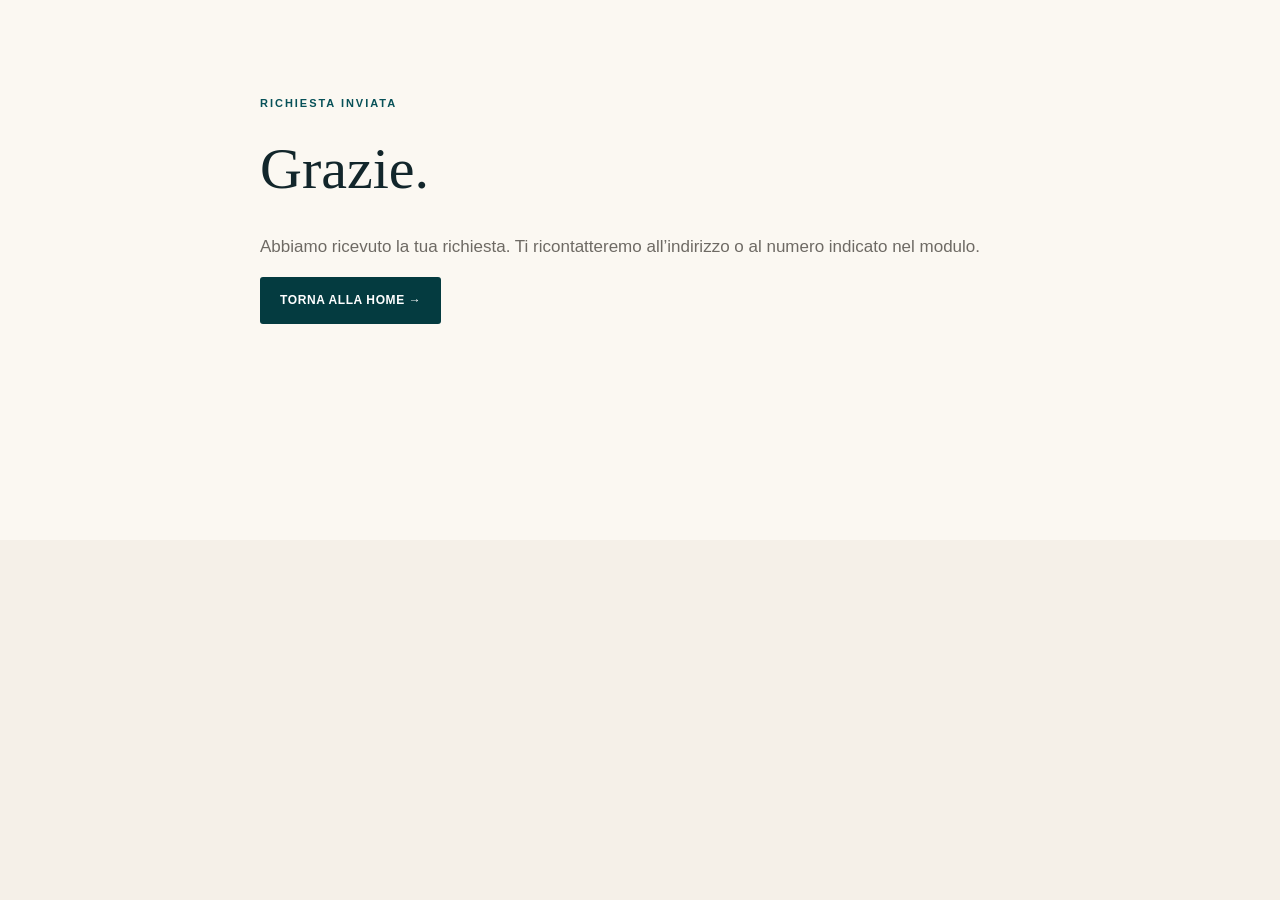
<file: grazie.html>
<!doctype html><html lang="it"><head><meta charset="utf-8"><meta name="viewport" content="width=device-width,initial-scale=1"><title>Grazie | Vivere Property Management</title><link rel="stylesheet" href="assets/css/styles.css"></head><body><main><section class="simple-page"><div class="narrow"><span class="kicker">Richiesta inviata</span><h1>Grazie.</h1><p>Abbiamo ricevuto la tua richiesta. Ti ricontatteremo all’indirizzo o al numero indicato nel modulo.</p><a class="btn-primary" href="index.html">Torna alla home →</a></div></section></main></body></html>
</file>
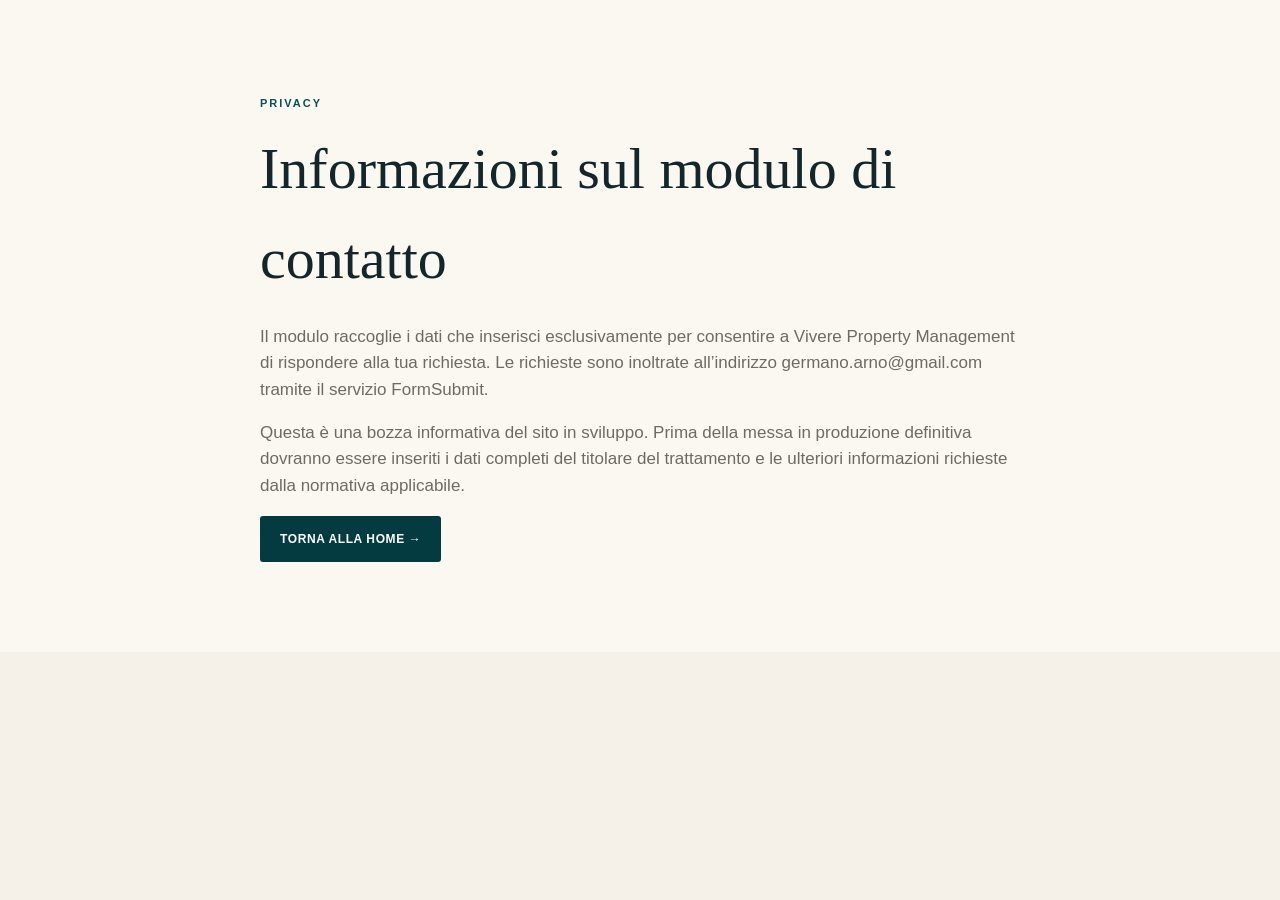
<file: privacy.html>
<!doctype html><html lang="it"><head><meta charset="utf-8"><meta name="viewport" content="width=device-width,initial-scale=1"><title>Privacy | Vivere Property Management</title><link rel="stylesheet" href="assets/css/styles.css"></head><body><main><section class="simple-page"><div class="narrow"><span class="kicker">Privacy</span><h1>Informazioni sul modulo di contatto</h1><p>Il modulo raccoglie i dati che inserisci esclusivamente per consentire a Vivere Property Management di rispondere alla tua richiesta. Le richieste sono inoltrate all’indirizzo germano.arno@gmail.com tramite il servizio FormSubmit.</p><p>Questa è una bozza informativa del sito in sviluppo. Prima della messa in produzione definitiva dovranno essere inseriti i dati completi del titolare del trattamento e le ulteriori informazioni richieste dalla normativa applicabile.</p><a class="btn-primary" href="index.html">Torna alla home →</a></div></section></main></body></html>
</file>
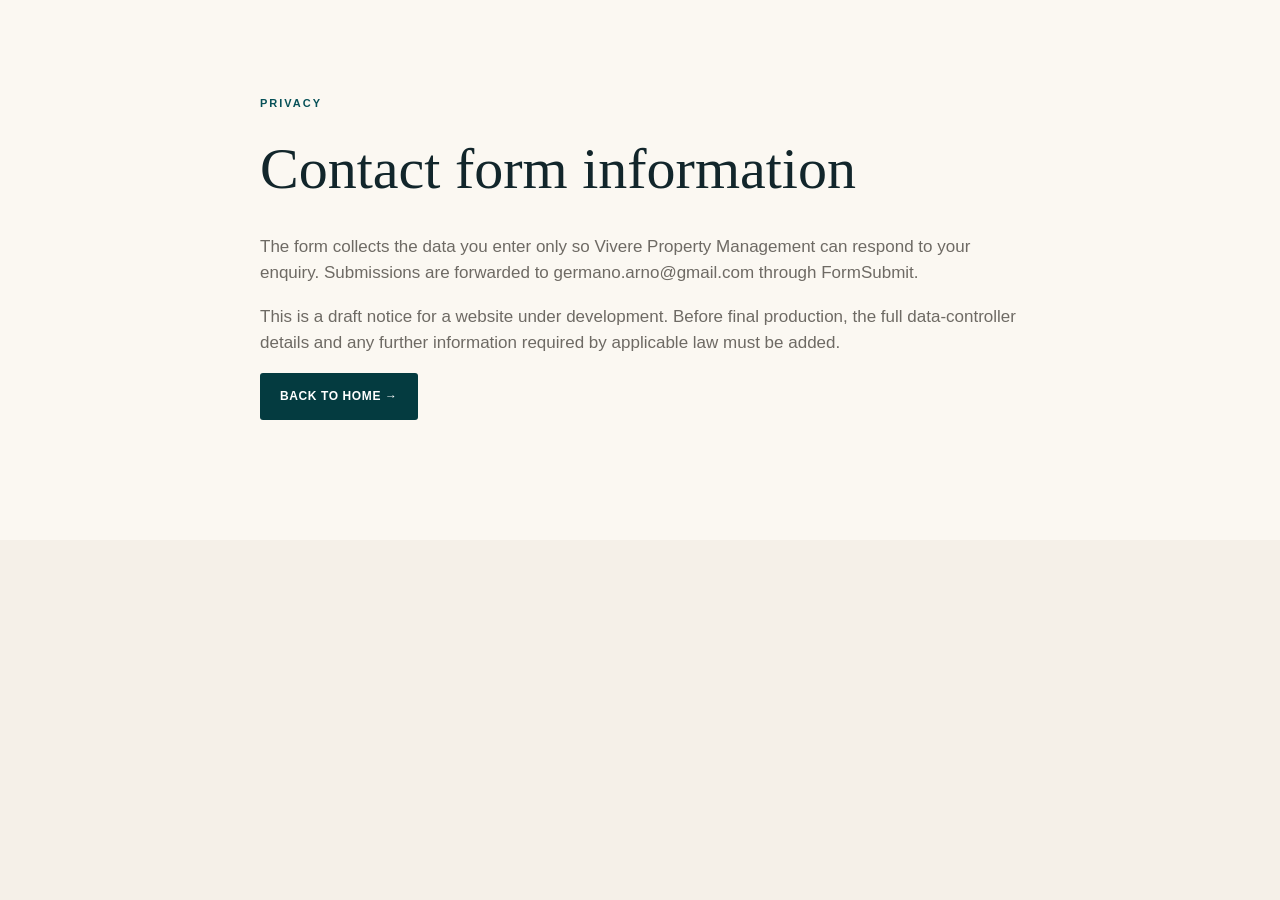
<file: en/privacy.html>
<!doctype html><html lang="en"><head><meta charset="utf-8"><meta name="viewport" content="width=device-width,initial-scale=1"><title>Privacy | Vivere Property Management</title><link rel="stylesheet" href="../assets/css/styles.css"></head><body><main><section class="simple-page"><div class="narrow"><span class="kicker">Privacy</span><h1>Contact form information</h1><p>The form collects the data you enter only so Vivere Property Management can respond to your enquiry. Submissions are forwarded to germano.arno@gmail.com through FormSubmit.</p><p>This is a draft notice for a website under development. Before final production, the full data-controller details and any further information required by applicable law must be added.</p><a class="btn-primary" href="index.html">Back to home →</a></div></section></main></body></html>
</file>
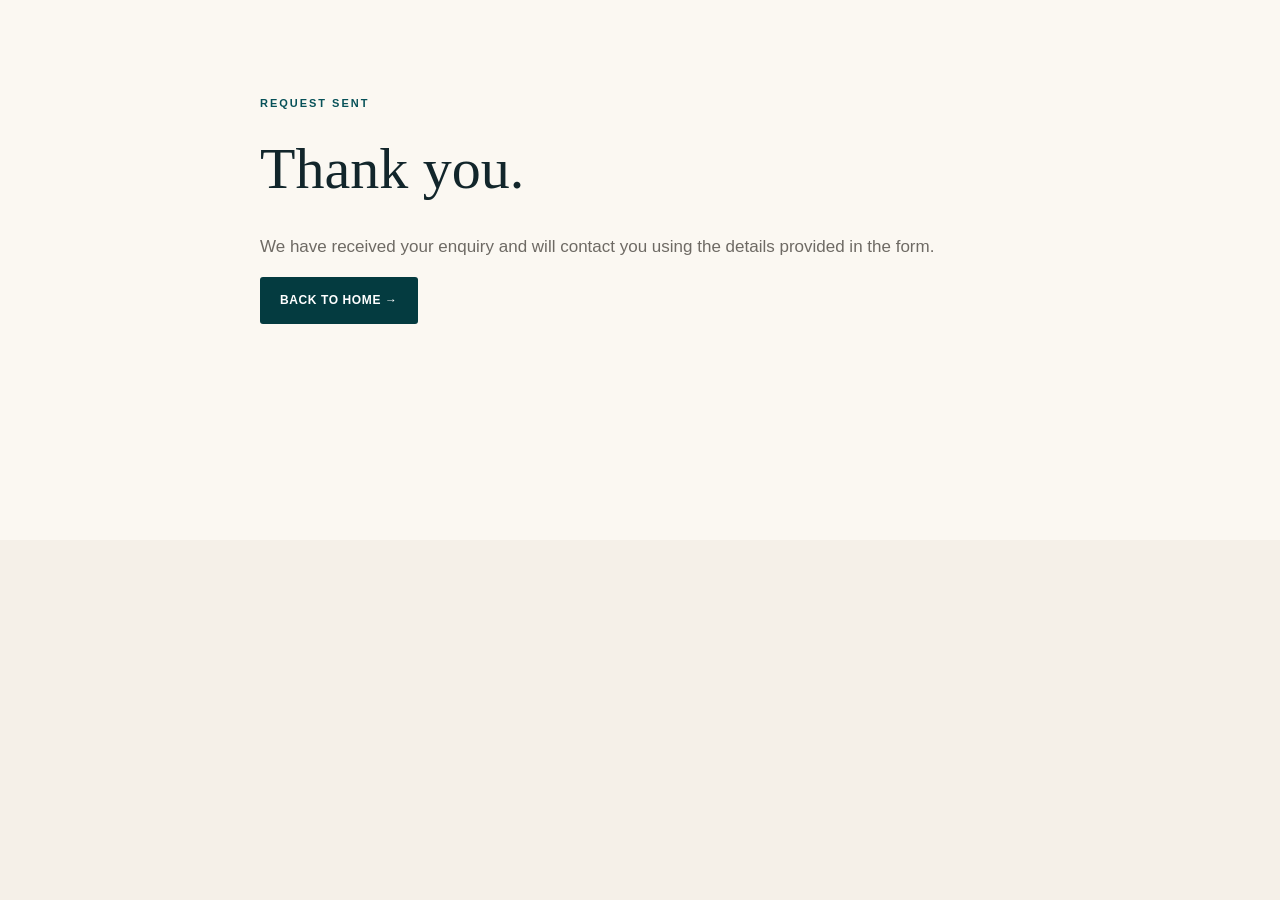
<file: en/thank-you.html>
<!doctype html><html lang="en"><head><meta charset="utf-8"><meta name="viewport" content="width=device-width,initial-scale=1"><title>Thank you | Vivere Property Management</title><link rel="stylesheet" href="../assets/css/styles.css"></head><body><main><section class="simple-page"><div class="narrow"><span class="kicker">Request sent</span><h1>Thank you.</h1><p>We have received your enquiry and will contact you using the details provided in the form.</p><a class="btn-primary" href="index.html">Back to home →</a></div></section></main></body></html>
</file>
<file: assets/css/styles.css>
:root{--cream:#f5f0e8;--paper:#fbf8f2;--ink:#12262b;--muted:#6e6a64;--teal:#075158;--teal2:#043b40;--aqua:#30aaa8;--gold:#b49359;--line:rgba(18,38,43,.14);--white:#fff;--shadow:0 18px 55px rgba(29,39,39,.12);--wide:min(1220px,calc(100vw - 48px));--radius:20px}*{box-sizing:border-box}html{scroll-behavior:smooth}body{margin:0;background:var(--cream);color:var(--ink);font-family:Arial,Helvetica,sans-serif;line-height:1.55}a{color:inherit;text-decoration:none}img{display:block;max-width:100%}button,input,textarea,select{font:inherit}.wide{width:var(--wide);margin:0 auto}.narrow{width:min(760px,calc(100vw - 40px));margin:0 auto}.site-header{position:sticky;top:0;z-index:50;background:rgba(251,248,242,.94);backdrop-filter:blur(14px);border-bottom:1px solid rgba(18,38,43,.08)}.header-inner{min-height:80px;display:grid;grid-template-columns:210px 1fr auto;align-items:center;gap:24px}.brand{display:flex;flex-direction:column;line-height:1}.brand-main{font-family:Georgia,'Times New Roman',serif;font-size:25px;letter-spacing:.17em}.brand-main b{color:var(--aqua);font-weight:400}.brand-sub{font-size:8px;letter-spacing:.22em;margin-top:7px}.nav{display:flex;justify-content:center;align-items:center;gap:24px;font-size:13px}.nav a{padding:29px 0 24px;border-bottom:2px solid transparent}.nav a:hover,.nav a.active{color:var(--teal);border-color:var(--aqua)}.header-cta{display:flex;gap:10px;align-items:center}.lang-link{font-size:12px;font-weight:700}.owner-btn{display:inline-flex;align-items:center;gap:8px;background:var(--teal2);color:#fff;border-radius:4px;padding:11px 14px;font-size:11px;letter-spacing:.05em;text-transform:uppercase}.owner-btn .ico{width:16px}.menu-btn{display:none;background:none;border:0}.menu-btn span{display:block;width:25px;height:2px;background:var(--ink);margin:5px 0}.ico{width:32px;height:32px;fill:none;stroke:currentColor;stroke-width:1.5;stroke-linecap:round;stroke-linejoin:round}.kicker{display:inline-block;color:var(--teal);font-size:11px;letter-spacing:.18em;text-transform:uppercase;font-weight:700;margin-bottom:12px}.kicker.light{color:#d9c194}.hero-editorial{background:var(--paper)}.hero-layout{min-height:610px;display:grid;grid-template-columns:43% 57%;position:relative;overflow:hidden}.hero-copy{padding:72px 46px 60px 6px;display:flex;flex-direction:column;justify-content:center;z-index:2}.hero-copy h1{font-family:Georgia,'Times New Roman',serif;font-weight:400;font-size:clamp(45px,5vw,72px);line-height:1.06;letter-spacing:.015em;margin:0}.hero-copy h1 em{font-style:normal;color:var(--teal)}.hero-copy p{max-width:470px;color:#494b49;margin:24px 0 28px}.rule-dot{width:290px;height:1px;background:var(--aqua);position:relative;margin-top:18px}.rule-dot:after{content:'';position:absolute;right:0;top:-4px;width:9px;height:9px;background:var(--aqua);border-radius:50%}.hero-photo{position:relative;clip-path:ellipse(82% 75% at 82% 50%);margin-right:-80px}.hero-photo img{width:100%;height:100%;object-fit:cover}.btn-primary,.btn-light{display:inline-flex;width:max-content;align-items:center;gap:16px;padding:14px 20px;border-radius:3px;text-transform:uppercase;font-size:12px;letter-spacing:.05em;font-weight:700}.btn-primary{background:var(--teal2);color:#fff;border:0;cursor:pointer}.btn-light{background:#fff;color:var(--teal2)}.control-strip{background:linear-gradient(120deg,#073f44,#00474c);color:#fff}.control-grid{display:grid;grid-template-columns:1.5fr repeat(3,1fr) .6fr;align-items:center;min-height:150px}.control-grid>div{padding:25px 30px;border-right:1px solid rgba(255,255,255,.2)}.control-title small{display:block;letter-spacing:.16em}.control-title strong{font-family:Georgia,serif;font-size:28px;font-weight:400}.control-stat b{font-family:Georgia,serif;font-size:38px;font-weight:400}.control-stat span{display:block;text-transform:uppercase;font-size:10px;letter-spacing:.11em;color:#d6e2e0}.control-icon{border-right:0!important;text-align:center}.control-icon .ico{width:48px;height:48px;color:#d9c194}.intro-statement{padding:60px 0 45px;background:var(--paper);text-align:center}.intro-statement h2{font-family:Georgia,serif;font-size:34px;font-weight:400;line-height:1.35;margin:0}.intro-statement em{font-style:normal;color:var(--aqua)}.feature-cards{padding:22px 0 70px;background:var(--paper)}.feature-grid{display:grid;grid-template-columns:repeat(5,1fr);gap:14px}.feature-card{background:#fff;border:1px solid rgba(18,38,43,.09);box-shadow:0 8px 22px rgba(18,38,43,.05);transition:.2s}.feature-card:hover{transform:translateY(-4px);box-shadow:var(--shadow)}.feature-img{height:190px;overflow:hidden}.feature-img img{width:100%;height:100%;object-fit:cover}.feature-body{padding:20px;position:relative}.feature-body .ico{position:absolute;top:-26px;right:18px;width:52px;height:52px;background:var(--teal2);color:#fff;border:7px solid #fff;border-radius:50%;padding:8px}.feature-body h3{font-family:Georgia,serif;font-weight:400;font-size:20px;margin:8px 0 10px}.feature-body p{font-size:13px;color:var(--muted);min-height:83px}.feature-body>span{color:var(--teal);font-weight:700;font-size:11px;text-transform:uppercase}.report-placeholder{background:linear-gradient(135deg,#dfe6e2,#f4efe5);display:grid;place-items:center}.mini-dashboard{background:#fff;width:80%;padding:18px;border-radius:9px;display:grid;grid-template-columns:1fr 1fr;gap:8px;box-shadow:var(--shadow);transform:rotate(-3deg)}.mini-dashboard b{color:var(--teal);font-size:20px}.mini-dashboard span{font-size:10px;color:var(--muted)}.income-band{background:linear-gradient(rgba(4,59,64,.95),rgba(4,59,64,.96)),url('../images/villa-south.webp') center/cover;color:#fff;padding:55px 0}.income-layout{display:grid;grid-template-columns:.8fr 1.5fr;gap:50px;align-items:center}.income-copy h2{font-family:Georgia,serif;font-size:36px;font-weight:400;line-height:1.15;margin:0 0 16px}.income-copy p{color:#d4dfdd}.income-steps{display:flex;align-items:center;justify-content:space-between;gap:8px}.income-steps>div{text-align:center;max-width:140px}.income-steps .ico{width:56px;height:56px;padding:12px;border:1px solid #c4a76b;border-radius:50%;color:#d7bd87;margin-bottom:12px}.income-steps span{display:block;font-size:12px}.income-steps i{font-style:normal;color:#c4a76b}.contact-section{background:var(--paper);padding:62px 0}.contact-wrap{display:grid;grid-template-columns:.9fr 1.2fr;gap:50px;align-items:start}.contact-intro h2{font-family:Georgia,serif;font-size:38px;font-weight:400;line-height:1.15;margin:0 0 14px}.contact-intro p{color:var(--muted)}.contact-promises{display:grid;gap:9px;margin-top:24px;color:var(--teal);font-size:13px}.contact-form{background:#fff;border:1px solid var(--line);padding:24px}.form-grid{display:grid;grid-template-columns:1fr 1fr;gap:13px}.form-grid label{display:flex;flex-direction:column;gap:5px}.form-grid label.full{grid-column:1/-1}.form-grid label span{font-size:10px;text-transform:uppercase;letter-spacing:.08em;color:#5e605e}.form-grid input,.form-grid select,.form-grid textarea{border:1px solid rgba(18,38,43,.17);background:#fcfbf8;padding:12px 13px;outline:none}.form-grid input:focus,.form-grid select:focus,.form-grid textarea:focus{border-color:var(--aqua)}.hp{position:absolute!important;left:-9999px!important}.captcha-note{display:flex;gap:12px;align-items:center;margin:15px 0}.captcha-note .ico{width:36px;color:var(--teal)}.captcha-note strong{display:block;font-size:12px}.captcha-note small{display:block;color:var(--muted);font-size:10px}.footer{background:#033f44;color:#fff;padding:38px 0 16px}.footer-grid{display:grid;grid-template-columns:1.4fr repeat(3,1fr);gap:40px}.brand-light .brand-main{color:#fff}.brand-light .brand-sub{color:#dce5e4}.footer-brand p{max-width:260px;color:#cfdcda}.footer h4{text-transform:uppercase;font-size:10px;letter-spacing:.16em;margin:0 0 15px;color:#d6bd86}.footer-grid>div:not(.footer-brand){display:flex;flex-direction:column;gap:7px}.footer a,.footer span{font-size:12px;color:#dce6e4}.footer-bottom{display:flex;justify-content:space-between;border-top:1px solid rgba(255,255,255,.18);padding-top:14px;margin-top:30px}.simple-page{min-height:60vh;padding:90px 0;background:var(--paper)}.simple-page h1{font-family:Georgia,serif;font-size:58px;font-weight:400;margin:0 0 20px}.simple-page p{font-size:17px;color:var(--muted)}.bullet-list{padding-left:20px}.bullet-list li{margin:9px 0}.section-heading{max-width:760px;margin-bottom:32px}.section-heading h2{font-family:Georgia,serif;font-size:38px;font-weight:400;line-height:1.15;margin:0 0 12px}.section-heading p{color:var(--muted)}.dash-cards{display:grid;grid-template-columns:repeat(4,1fr);gap:12px;margin:22px 0}.dash-cards article{background:#f3f6f4;padding:18px}.dash-cards small,.dash-cards span{display:block;color:var(--muted)}.dash-cards strong{display:block;font-family:Georgia,serif;font-size:30px;color:var(--teal);margin:5px 0}.area-stack{padding:72px 0;background:#fff}.area-stack.alt{background:var(--paper)}.area-row{display:grid;grid-template-columns:1fr 1fr;gap:52px;align-items:center}.area-row.reverse .area-copy{order:2}.area-copy h2{font-family:Georgia,serif;font-size:40px;font-weight:400;line-height:1.12;margin:0 0 14px}.area-copy p{color:var(--muted)}.area-visual img{width:100%;height:390px;object-fit:cover;border-radius:0 80px 0 80px}.process-cards{display:grid;grid-template-columns:repeat(6,1fr);gap:10px}.process-cards article{padding:20px 15px;border-top:2px solid var(--aqua);background:var(--paper)}.process-cards b{font-family:Georgia,serif;color:var(--teal);font-size:28px}.process-cards h3{font-size:14px;margin:8px 0}.process-cards p{font-size:12px;color:var(--muted)}.service-list{display:grid;grid-template-columns:repeat(3,1fr);gap:1px;background:var(--line);border:1px solid var(--line)}.service-list article{background:#fff;padding:24px}.service-list span{color:var(--aqua);font-family:Georgia,serif;font-size:26px}.service-list h3{font-family:Georgia,serif;font-weight:400;font-size:20px;margin:5px 0}.service-list p{color:var(--muted);font-size:13px}.report-area{background:var(--teal2);color:#fff}.report-layout{display:grid;grid-template-columns:.8fr 1.2fr;gap:45px;align-items:center}.light-list li{color:#d9e4e2}.dashboard-preview{background:#fff;color:var(--ink);padding:20px;box-shadow:var(--shadow)}.dash-lines{display:grid;gap:1px;background:var(--line);margin-top:12px}.dash-lines span{background:#f7f8f5;padding:12px 14px;font-size:12px;display:flex;justify-content:space-between}.dash-lines b{color:var(--teal)}@media(max-width:1050px){.header-inner{grid-template-columns:190px 1fr auto}.nav{gap:13px;font-size:12px}.feature-grid{grid-template-columns:repeat(3,1fr)}.income-layout{grid-template-columns:1fr}}@media(max-width:950px){.area-row,.report-layout{grid-template-columns:1fr}.area-row.reverse .area-copy{order:0}.process-cards{grid-template-columns:repeat(3,1fr)}.service-list{grid-template-columns:repeat(2,1fr)}}@media(max-width:820px){.header-inner{grid-template-columns:1fr auto auto}.menu-btn{display:block}.nav{display:none;position:absolute;top:80px;left:20px;right:20px;background:#fff;box-shadow:var(--shadow);padding:18px;flex-direction:column;align-items:flex-start}.nav.open{display:flex}.nav a{padding:8px 0}.owner-btn span{display:none}.hero-layout{grid-template-columns:1fr;min-height:auto}.hero-copy{padding:55px 0 35px}.hero-photo{clip-path:none;margin:0;height:380px}.control-grid{grid-template-columns:repeat(2,1fr)}.control-grid>div{border-bottom:1px solid rgba(255,255,255,.2)}.feature-grid{grid-template-columns:repeat(2,1fr)}.income-steps{flex-wrap:wrap;justify-content:center}.income-steps i{display:none}.contact-wrap{grid-template-columns:1fr}.dash-cards{grid-template-columns:repeat(2,1fr)}.footer-grid{grid-template-columns:1fr 1fr}.contact-intro h2{font-size:32px}}@media(max-width:560px){:root{--wide:calc(100vw - 28px)}.brand-main{font-size:20px}.header-cta .lang-link{display:none}.hero-copy h1{font-size:39px}.rule-dot{width:220px}.control-grid{grid-template-columns:1fr}.feature-grid,.dash-cards,.process-cards,.service-list{grid-template-columns:1fr}.feature-img{height:210px}.form-grid{grid-template-columns:1fr}.form-grid label.full{grid-column:auto}.contact-wrap{gap:28px}.footer-grid{grid-template-columns:1fr}.footer-bottom{flex-direction:column;gap:8px}.income-steps>div{width:45%}.area-visual img{height:300px;border-radius:0 45px 0 45px}}
</file>
